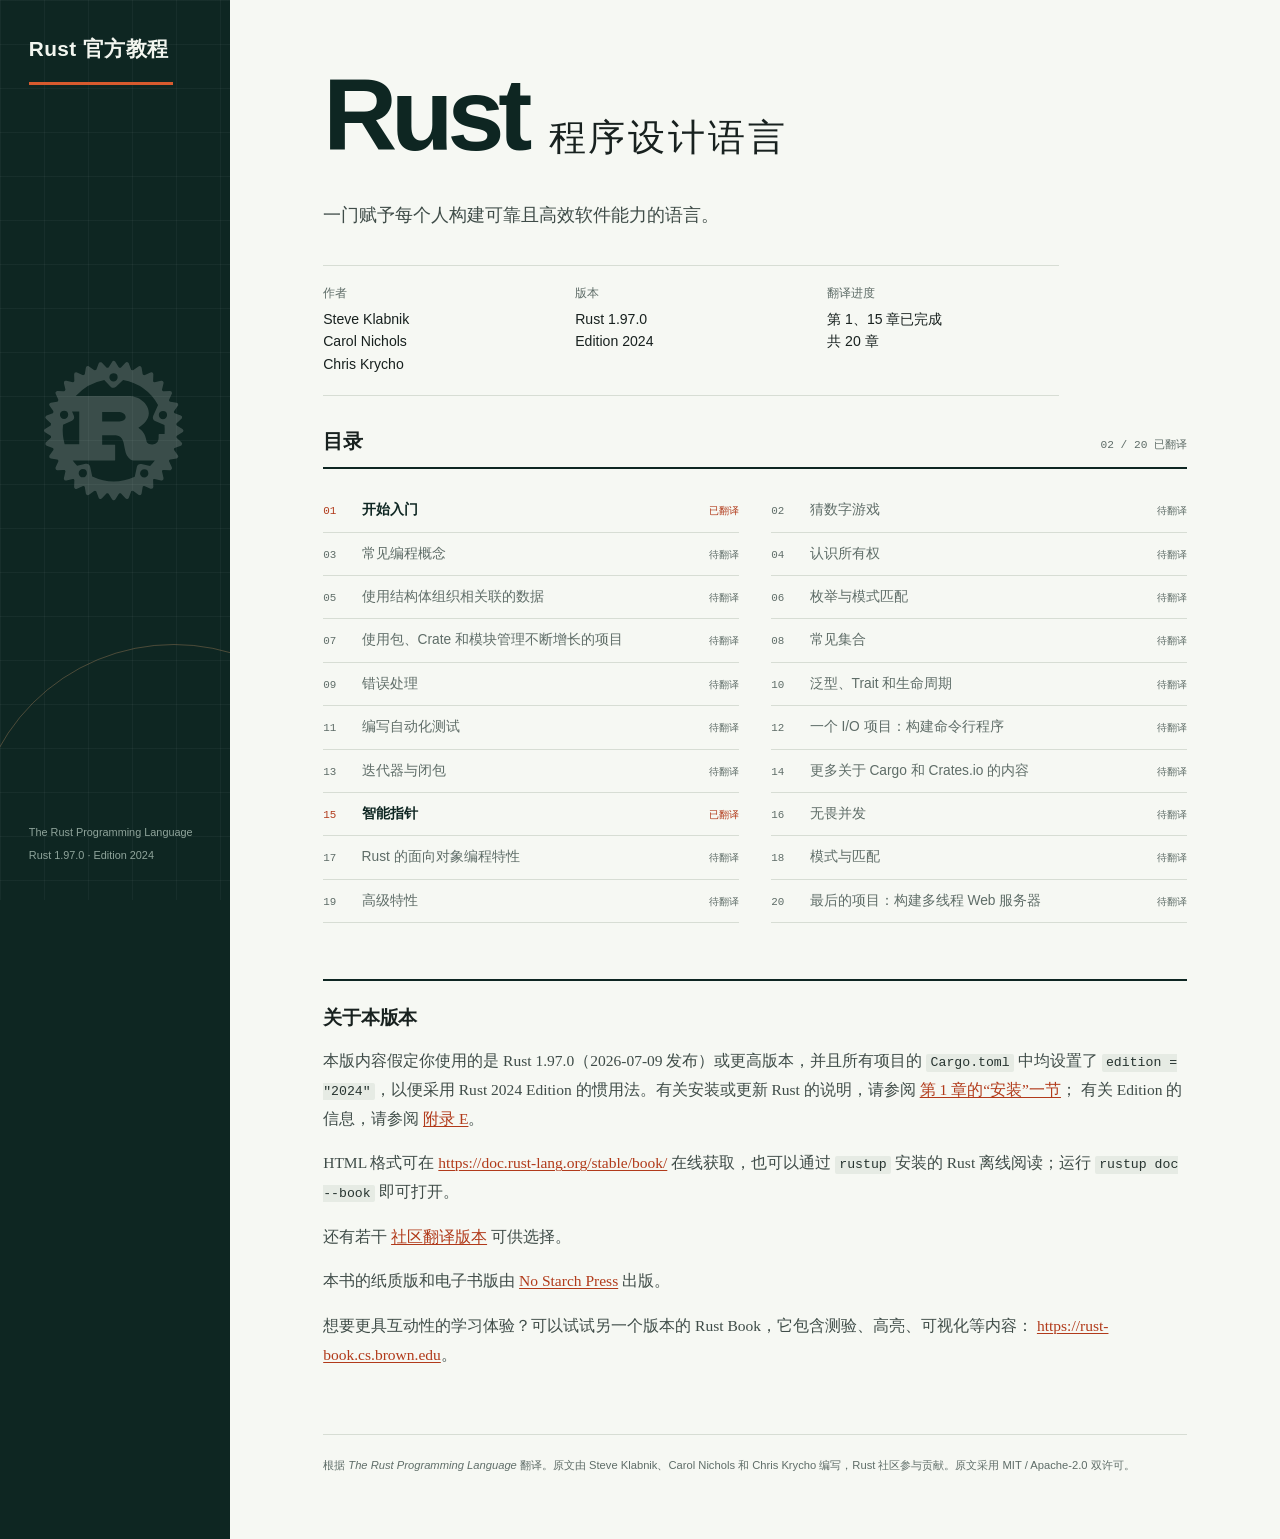
<file: index.html>
<!DOCTYPE html>
<html lang="zh-CN">
<head>
  <meta charset="UTF-8">
  <meta name="viewport" content="width=device-width, initial-scale=1.0">
  <meta name="color-scheme" content="light">
  <title>Rust 程序设计语言 · 中文翻译</title>
  <meta name="description" content="《Rust 程序设计语言》官方教程中文翻译，第 1 章已翻译。">
  <link rel="icon" href="favicon.svg" type="image/svg+xml">
  <link rel="stylesheet" href="style.css">
</head>
<body class="cover-page">
  <a class="skip-link" href="#main">跳到正文</a>

  <div class="cover">
    <aside class="cover-spine" aria-label="书名">
      <div>
        <p class="spine-label">Rust 官方教程</p>
        <div class="spine-rule"></div>
      </div>

      <img class="spine-mark" src="rust-logo.svg" alt="" aria-hidden="true">

      <div class="spine-foot">
        <p>The Rust Programming Language</p>
        <p>Rust 1.97.0 · Edition 2024</p>
      </div>
    </aside>

    <main id="main" class="cover-main">
      <header class="cover-hero">
        <h1 class="cover-title">
          <span class="latin">Rust</span>
          <span class="cn">程序设计语言</span>
        </h1>

        <p class="cover-lede">
          一门赋予每个人构建可靠且高效软件能力的语言。
        </p>

        <dl class="book-meta">
          <div>
            <dt>作者</dt>
            <dd>Steve Klabnik<br>Carol Nichols<br>Chris Krycho</dd>
          </div>
          <div>
            <dt>版本</dt>
            <dd>Rust 1.97.0<br>Edition 2024</dd>
          </div>
          <div>
            <dt>翻译进度</dt>
            <dd>第 1、15 章已完成<br>共 20 章</dd>
          </div>
        </dl>
      </header>

      <section class="contents" id="contents" aria-labelledby="contents-title">
        <div class="contents-head">
          <h2 id="contents-title">目录</h2>
          <span>02 / 20 已翻译</span>
        </div>

        <div class="toc-grid" aria-label="章节列表">
          <a class="toc-row is-available" href="ch01-getting-started.html">
            <span class="n">01</span><span class="t">开始入门</span><span class="s">已翻译</span>
          </a>
          <div class="toc-row"><span class="n">02</span><span class="t">猜数字游戏</span><span class="s">待翻译</span></div>
          <div class="toc-row"><span class="n">03</span><span class="t">常见编程概念</span><span class="s">待翻译</span></div>
          <div class="toc-row"><span class="n">04</span><span class="t">认识所有权</span><span class="s">待翻译</span></div>
          <div class="toc-row"><span class="n">05</span><span class="t">使用结构体组织相关联的数据</span><span class="s">待翻译</span></div>
          <div class="toc-row"><span class="n">06</span><span class="t">枚举与模式匹配</span><span class="s">待翻译</span></div>
          <div class="toc-row"><span class="n">07</span><span class="t">使用包、Crate 和模块管理不断增长的项目</span><span class="s">待翻译</span></div>
          <div class="toc-row"><span class="n">08</span><span class="t">常见集合</span><span class="s">待翻译</span></div>
          <div class="toc-row"><span class="n">09</span><span class="t">错误处理</span><span class="s">待翻译</span></div>
          <div class="toc-row"><span class="n">10</span><span class="t">泛型、Trait 和生命周期</span><span class="s">待翻译</span></div>
          <div class="toc-row"><span class="n">11</span><span class="t">编写自动化测试</span><span class="s">待翻译</span></div>
          <div class="toc-row"><span class="n">12</span><span class="t">一个 I/O 项目：构建命令行程序</span><span class="s">待翻译</span></div>
          <div class="toc-row"><span class="n">13</span><span class="t">迭代器与闭包</span><span class="s">待翻译</span></div>
          <div class="toc-row"><span class="n">14</span><span class="t">更多关于 Cargo 和 Crates.io 的内容</span><span class="s">待翻译</span></div>
          <a class="toc-row is-available" href="ch15-smart-pointers.html">
            <span class="n">15</span><span class="t">智能指针</span><span class="s">已翻译</span>
          </a>
          <div class="toc-row"><span class="n">16</span><span class="t">无畏并发</span><span class="s">待翻译</span></div>
          <div class="toc-row"><span class="n">17</span><span class="t">Rust 的面向对象编程特性</span><span class="s">待翻译</span></div>
          <div class="toc-row"><span class="n">18</span><span class="t">模式与匹配</span><span class="s">待翻译</span></div>
          <div class="toc-row"><span class="n">19</span><span class="t">高级特性</span><span class="s">待翻译</span></div>
          <div class="toc-row"><span class="n">20</span><span class="t">最后的项目：构建多线程 Web 服务器</span><span class="s">待翻译</span></div>
        </div>
      </section>

      <section class="about-book" aria-labelledby="about-title">
        <h2 id="about-title">关于本版本</h2>

        <p>
          本版内容假定你使用的是 Rust 1.97.0（2026-07-09 发布）或更高版本，并且所有项目的
          <code>Cargo.toml</code> 中均设置了 <code>edition = "2024"</code>，以便采用
          Rust 2024 Edition 的惯用法。有关安装或更新 Rust 的说明，请参阅
          <a href="ch01-getting-started.html#installation">第 1 章的“安装”一节</a>；
          有关 Edition 的信息，请参阅
          <a href="https://doc.rust-lang.org/book/appendix-05-editions.html" target="_blank" rel="noopener noreferrer">附录 E</a>。
        </p>

        <p>
          HTML 格式可在
          <a href="https://doc.rust-lang.org/stable/book/" target="_blank" rel="noopener noreferrer">https://doc.rust-lang.org/stable/book/</a>
          在线获取，也可以通过 <code>rustup</code> 安装的 Rust 离线阅读；运行
          <code>rustup doc --book</code> 即可打开。
        </p>

        <p>
          还有若干
          <a href="https://doc.rust-lang.org/book/appendix-06-translation.html" target="_blank" rel="noopener noreferrer">社区翻译版本</a>
          可供选择。
        </p>

        <p>
          本书的纸质版和电子书版由
          <a href="https://nostarch.com/rust-programming-language-3rd-edition" target="_blank" rel="noopener noreferrer">No Starch Press</a>
          出版。
        </p>

        <p>
          想要更具互动性的学习体验？可以试试另一个版本的 Rust Book，它包含测验、高亮、可视化等内容：
          <a href="https://rust-book.cs.brown.edu" target="_blank" rel="noopener noreferrer">https://rust-book.cs.brown.edu</a>。
        </p>
      </section>

      <footer class="cover-footer">
        <p>
          根据 <em>The Rust Programming Language</em> 翻译。原文由 Steve Klabnik、Carol Nichols 和
          Chris Krycho 编写，Rust 社区参与贡献。原文采用 MIT / Apache-2.0 双许可。
        </p>
      </footer>
    </main>
  </div>
</body>
</html>
</file>
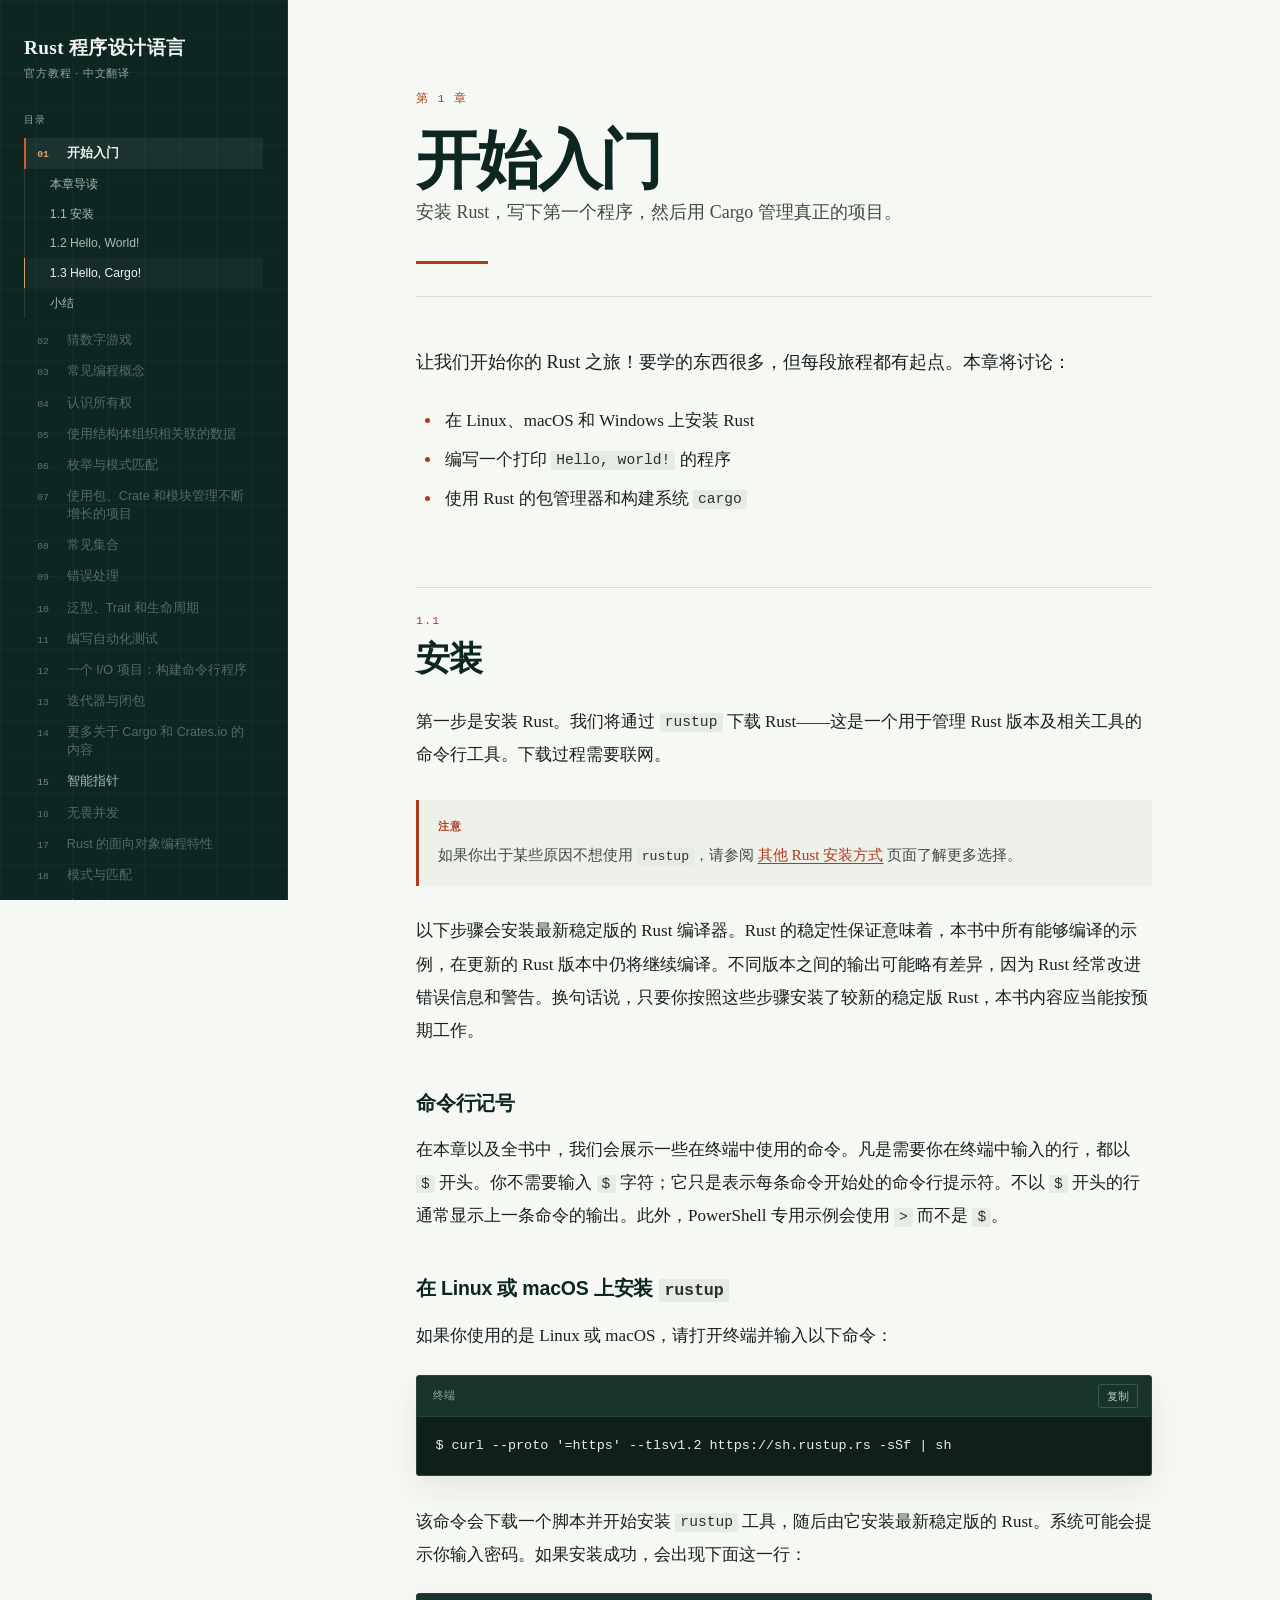
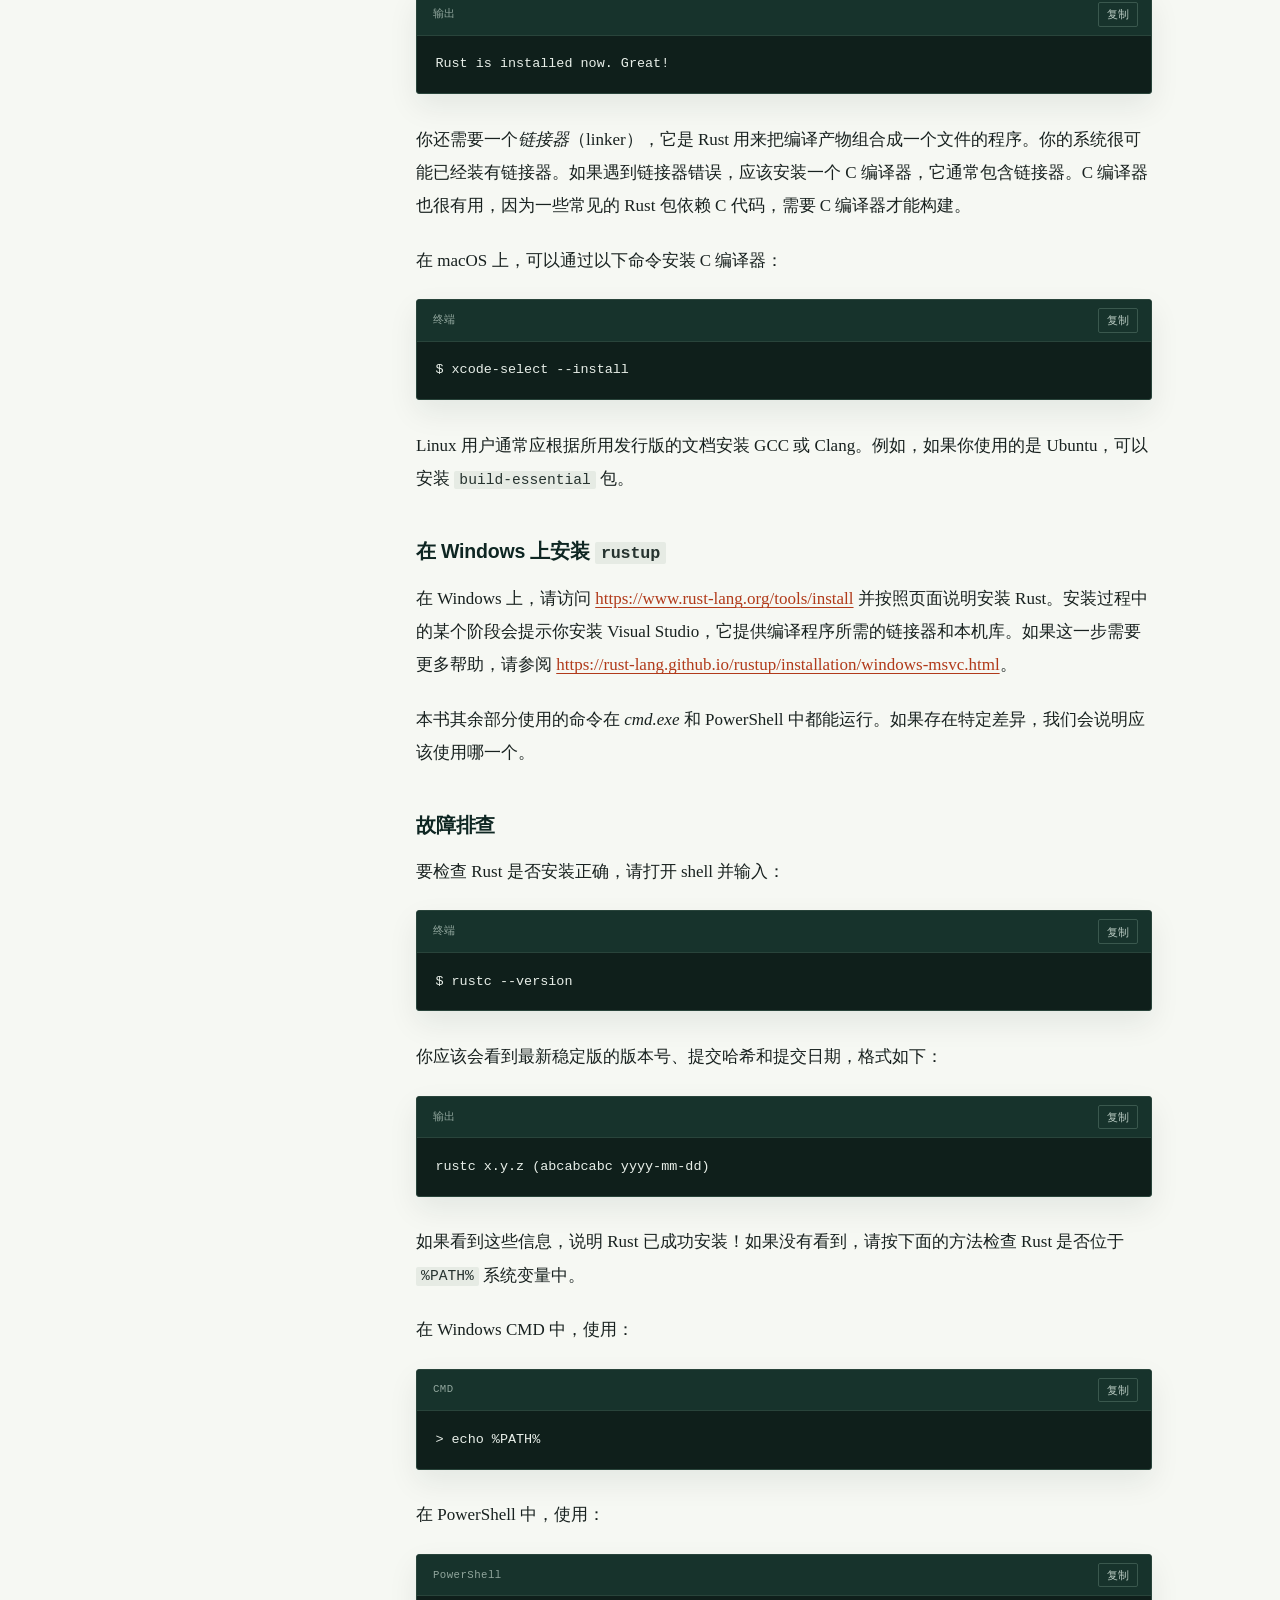
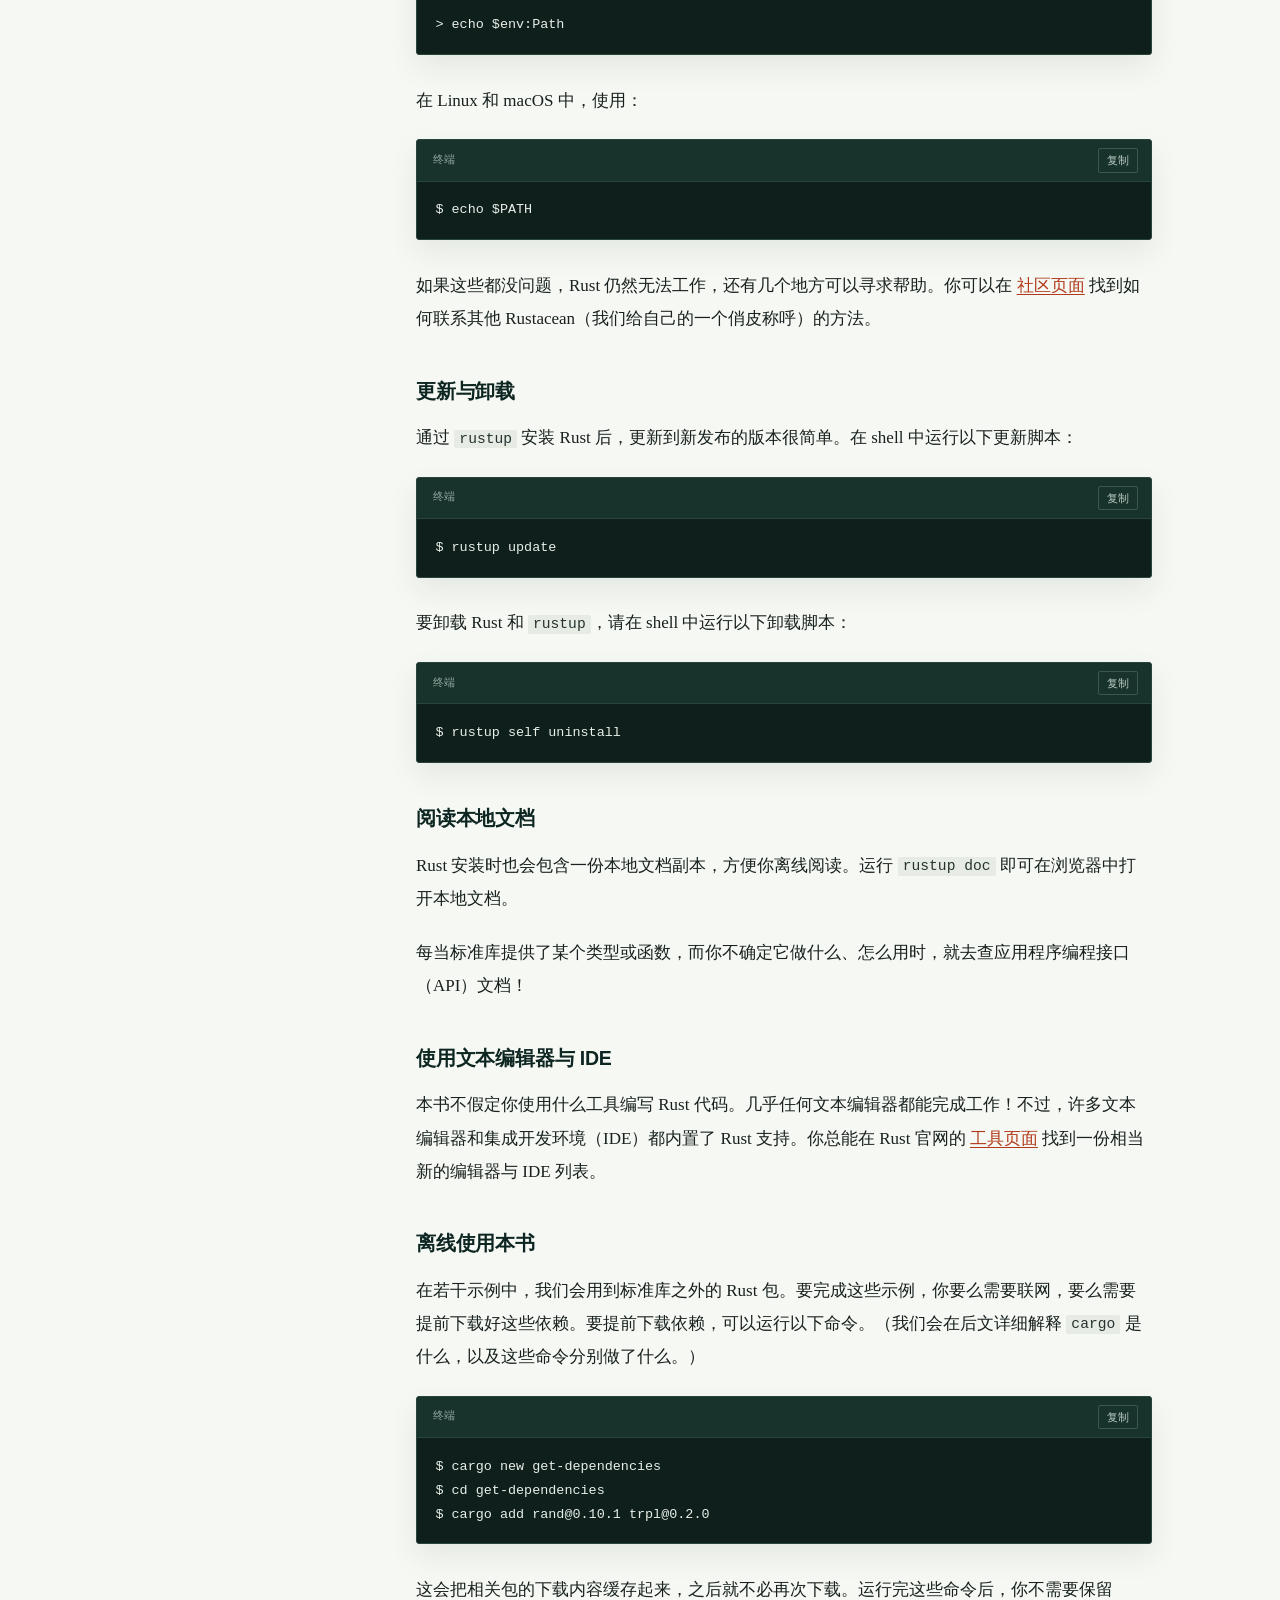
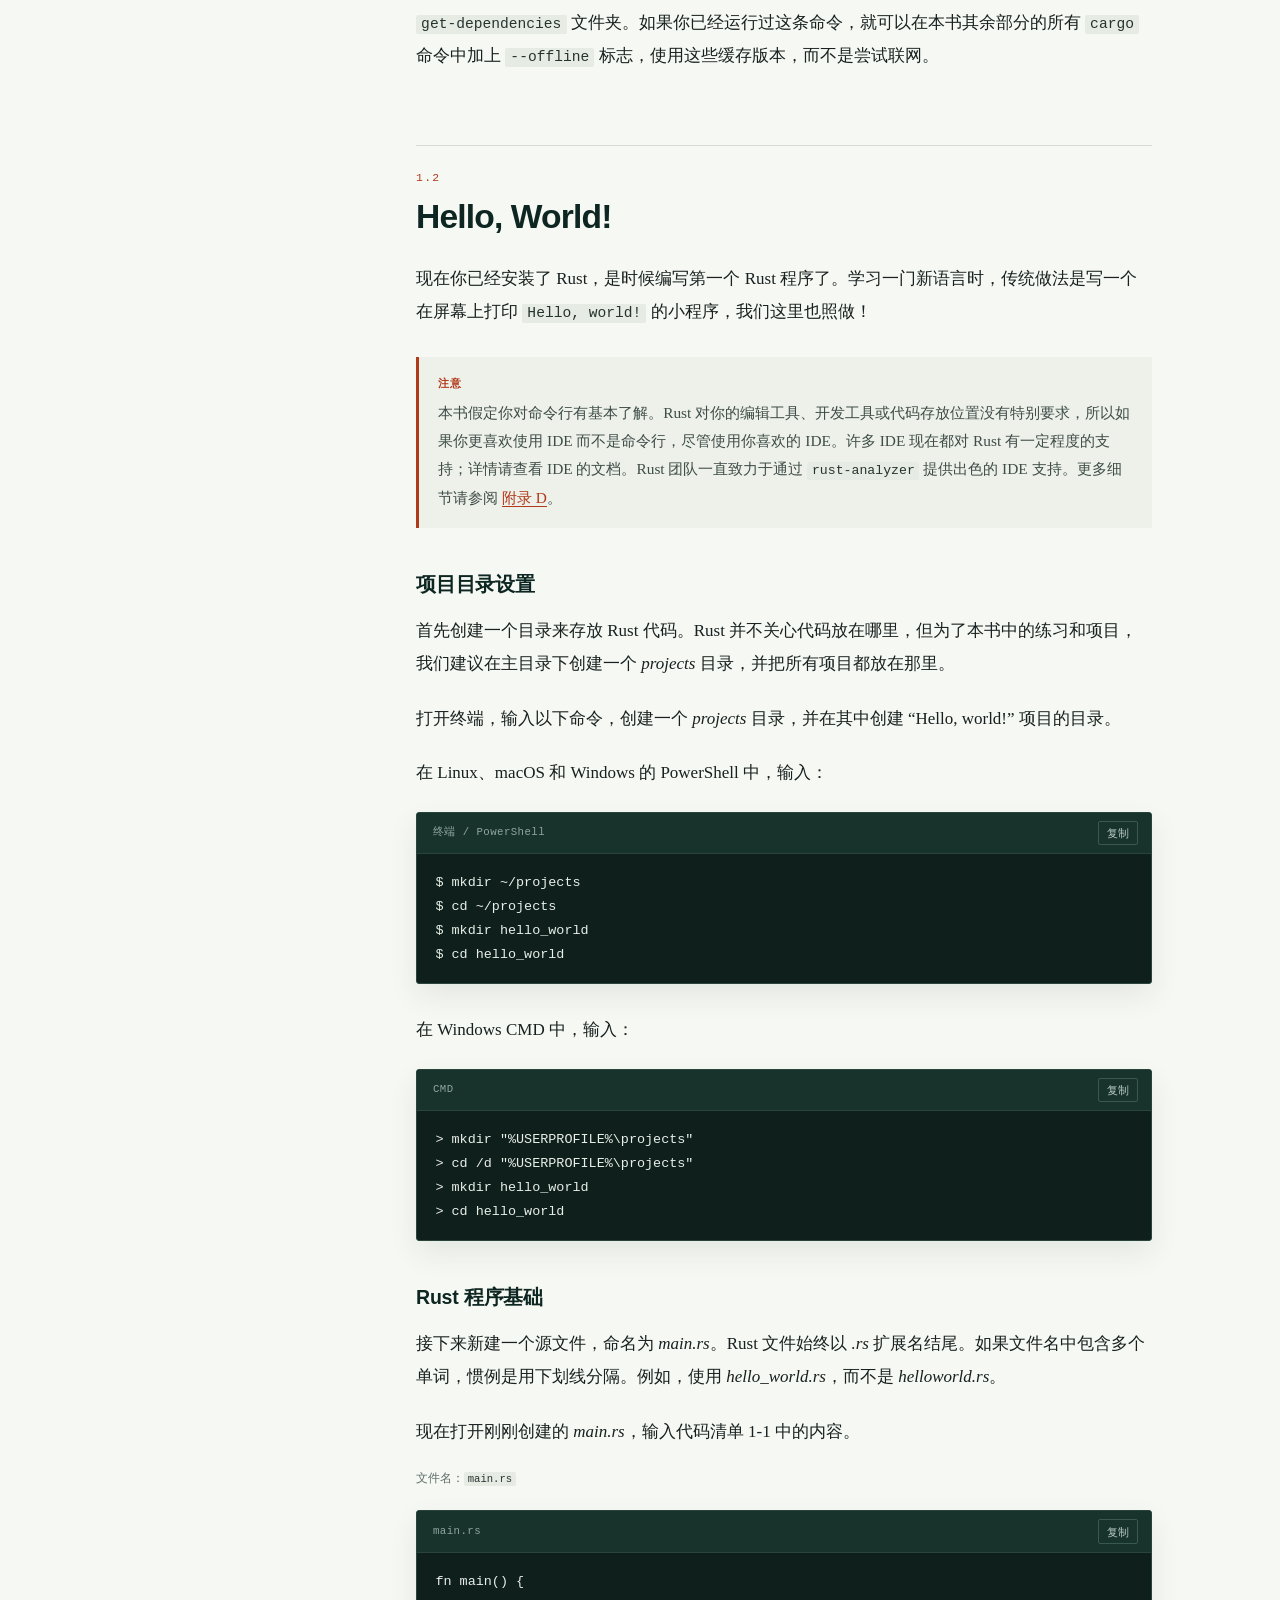
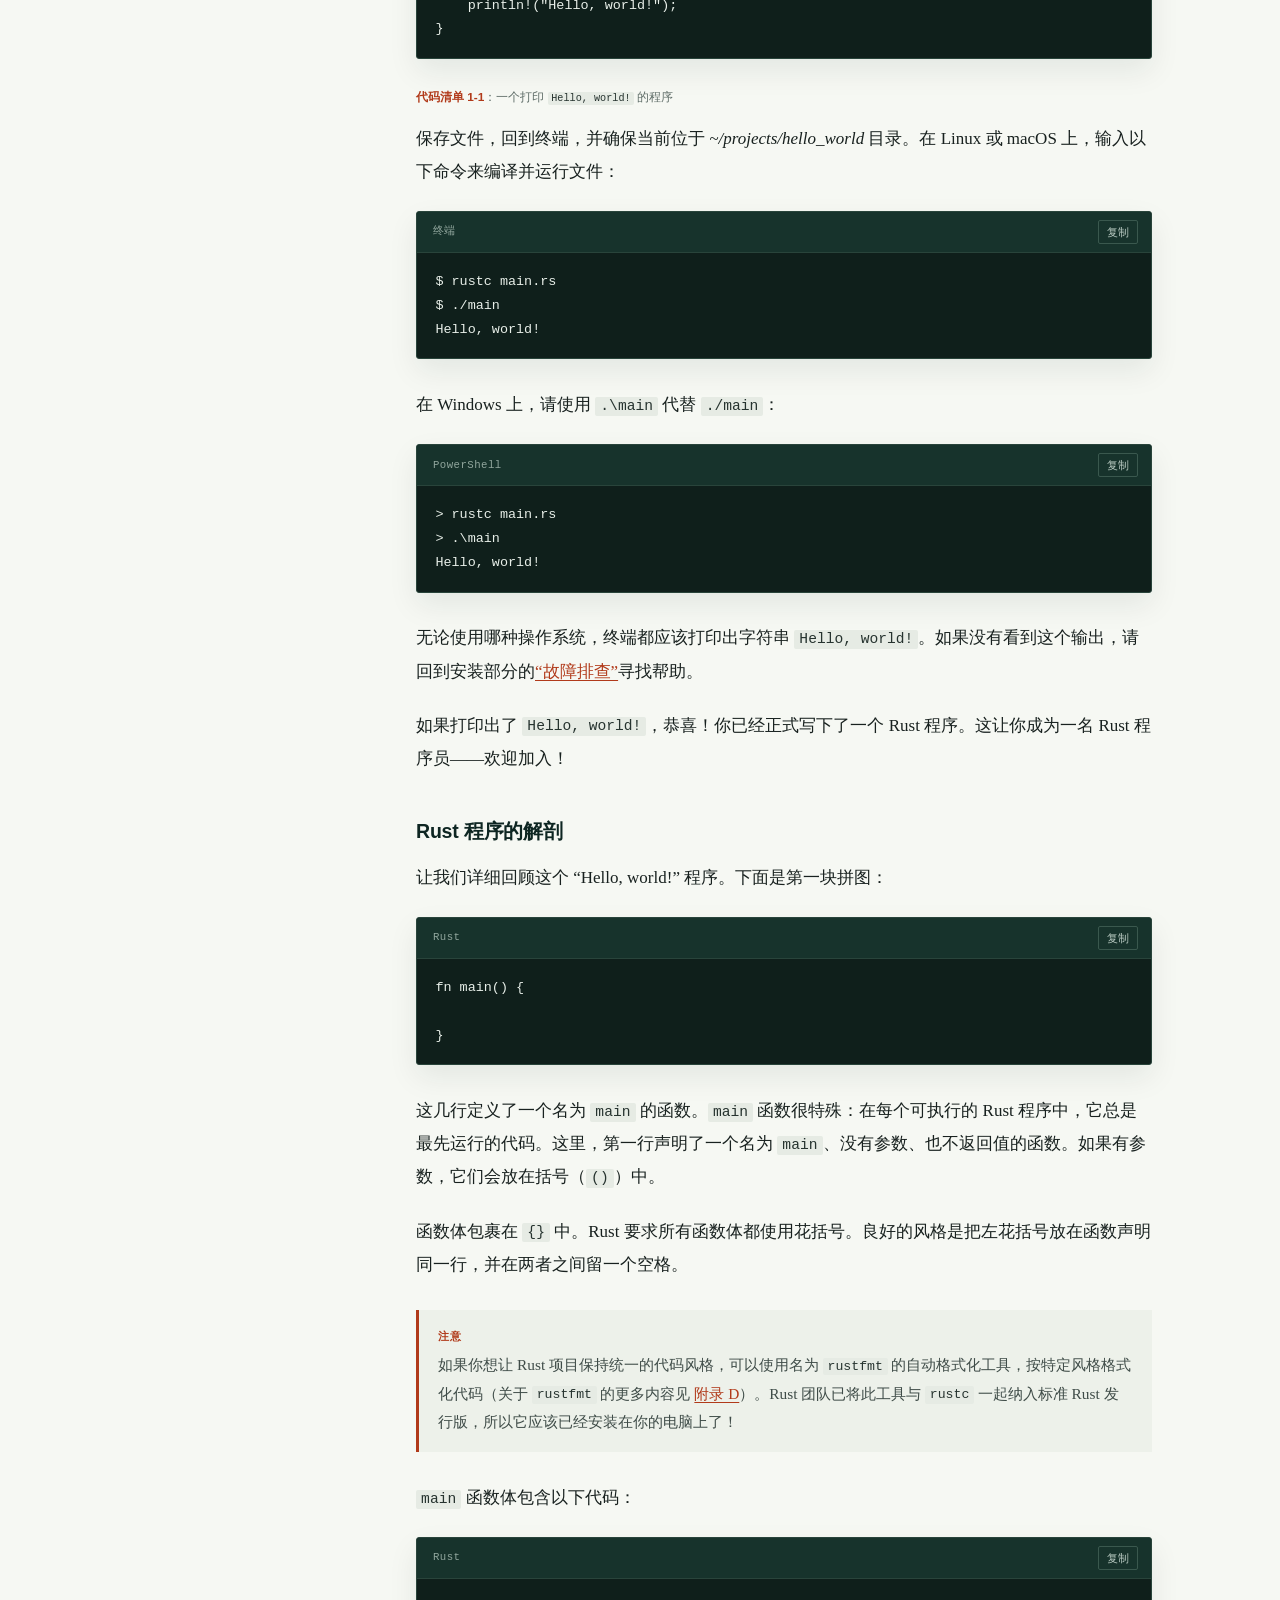
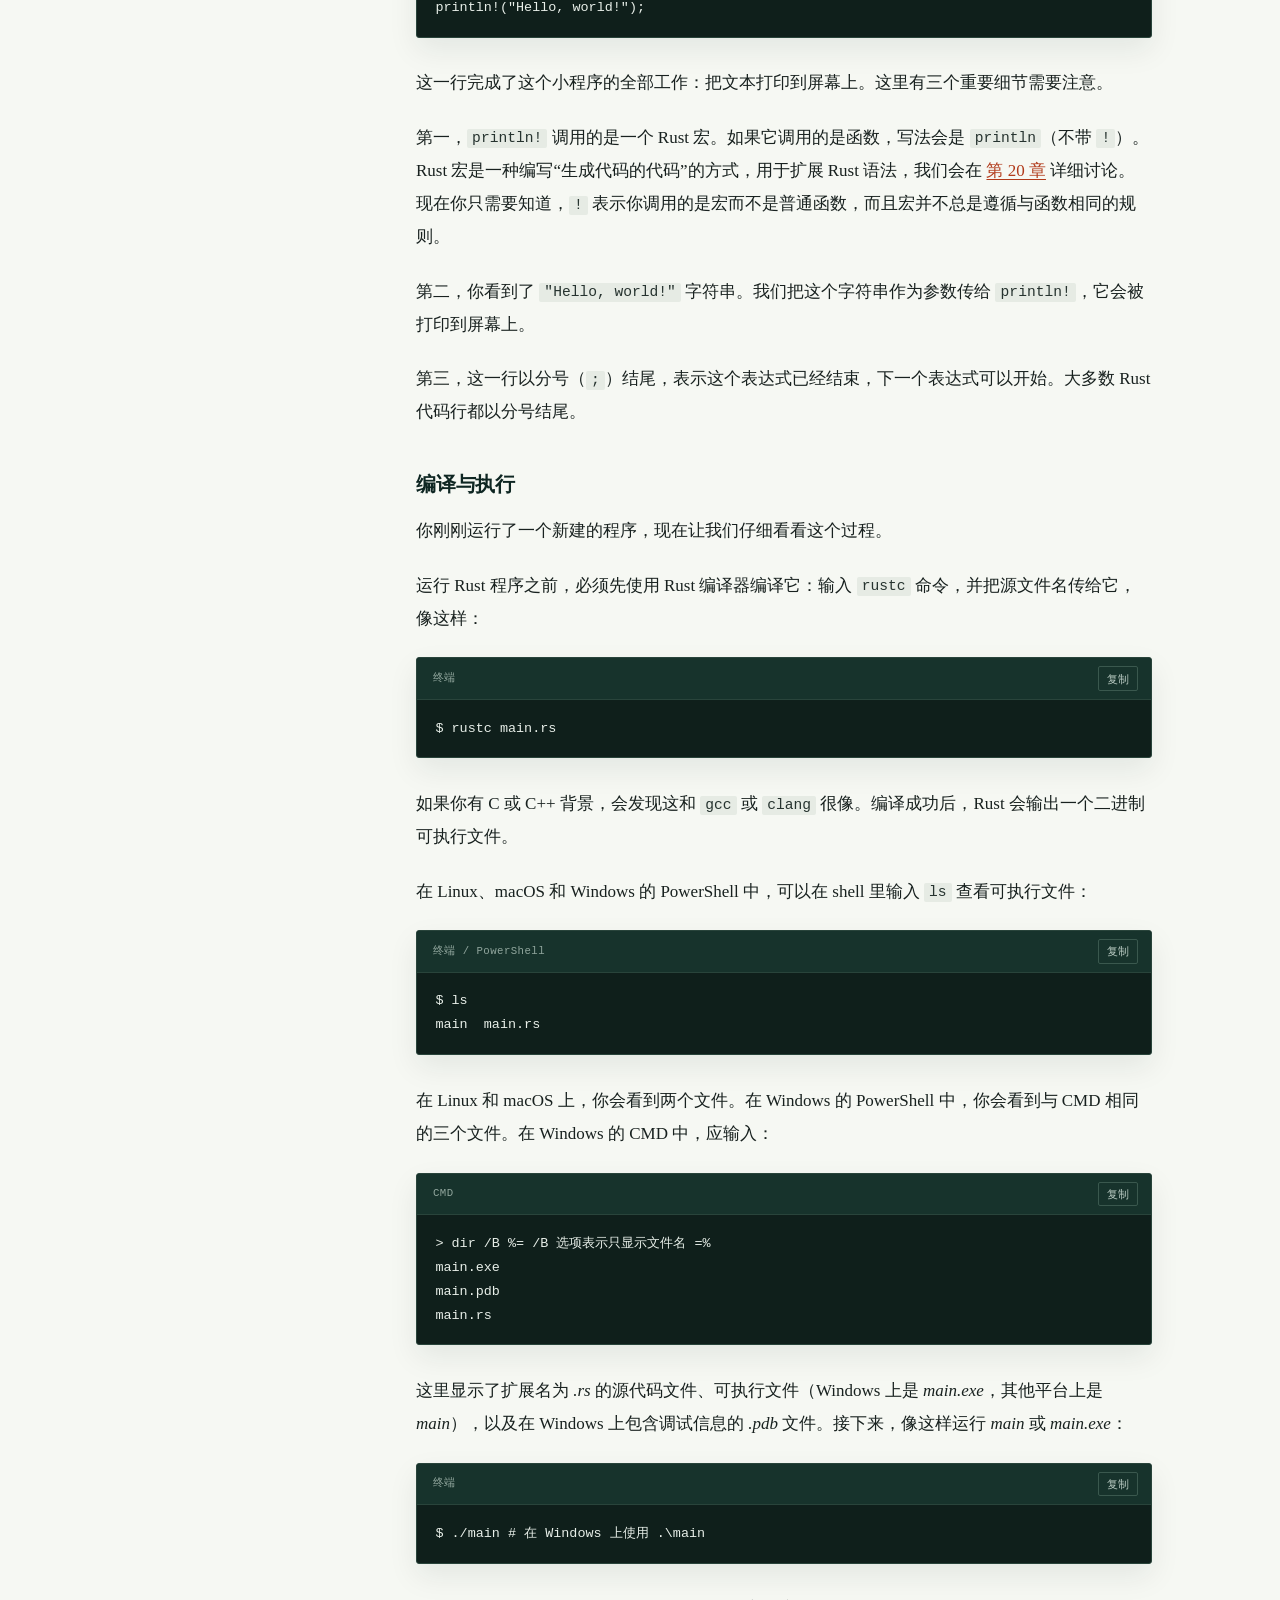
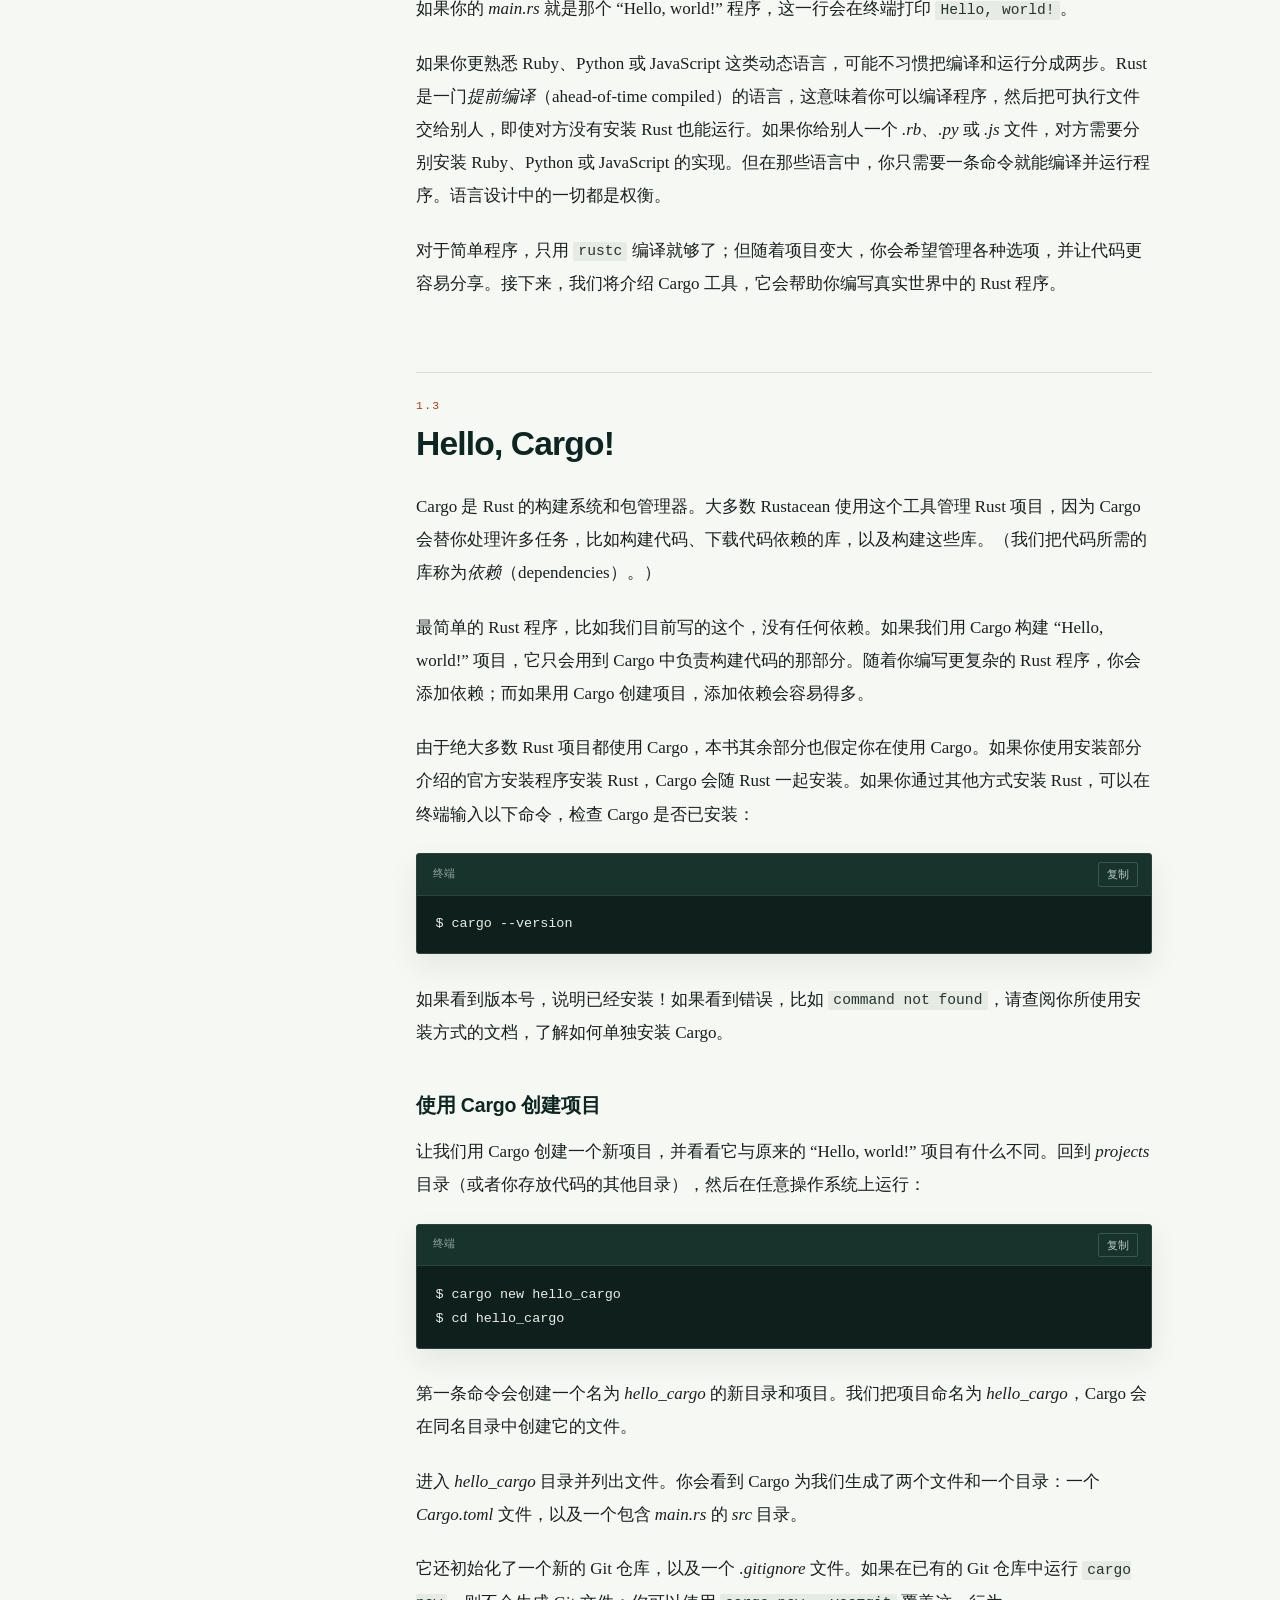
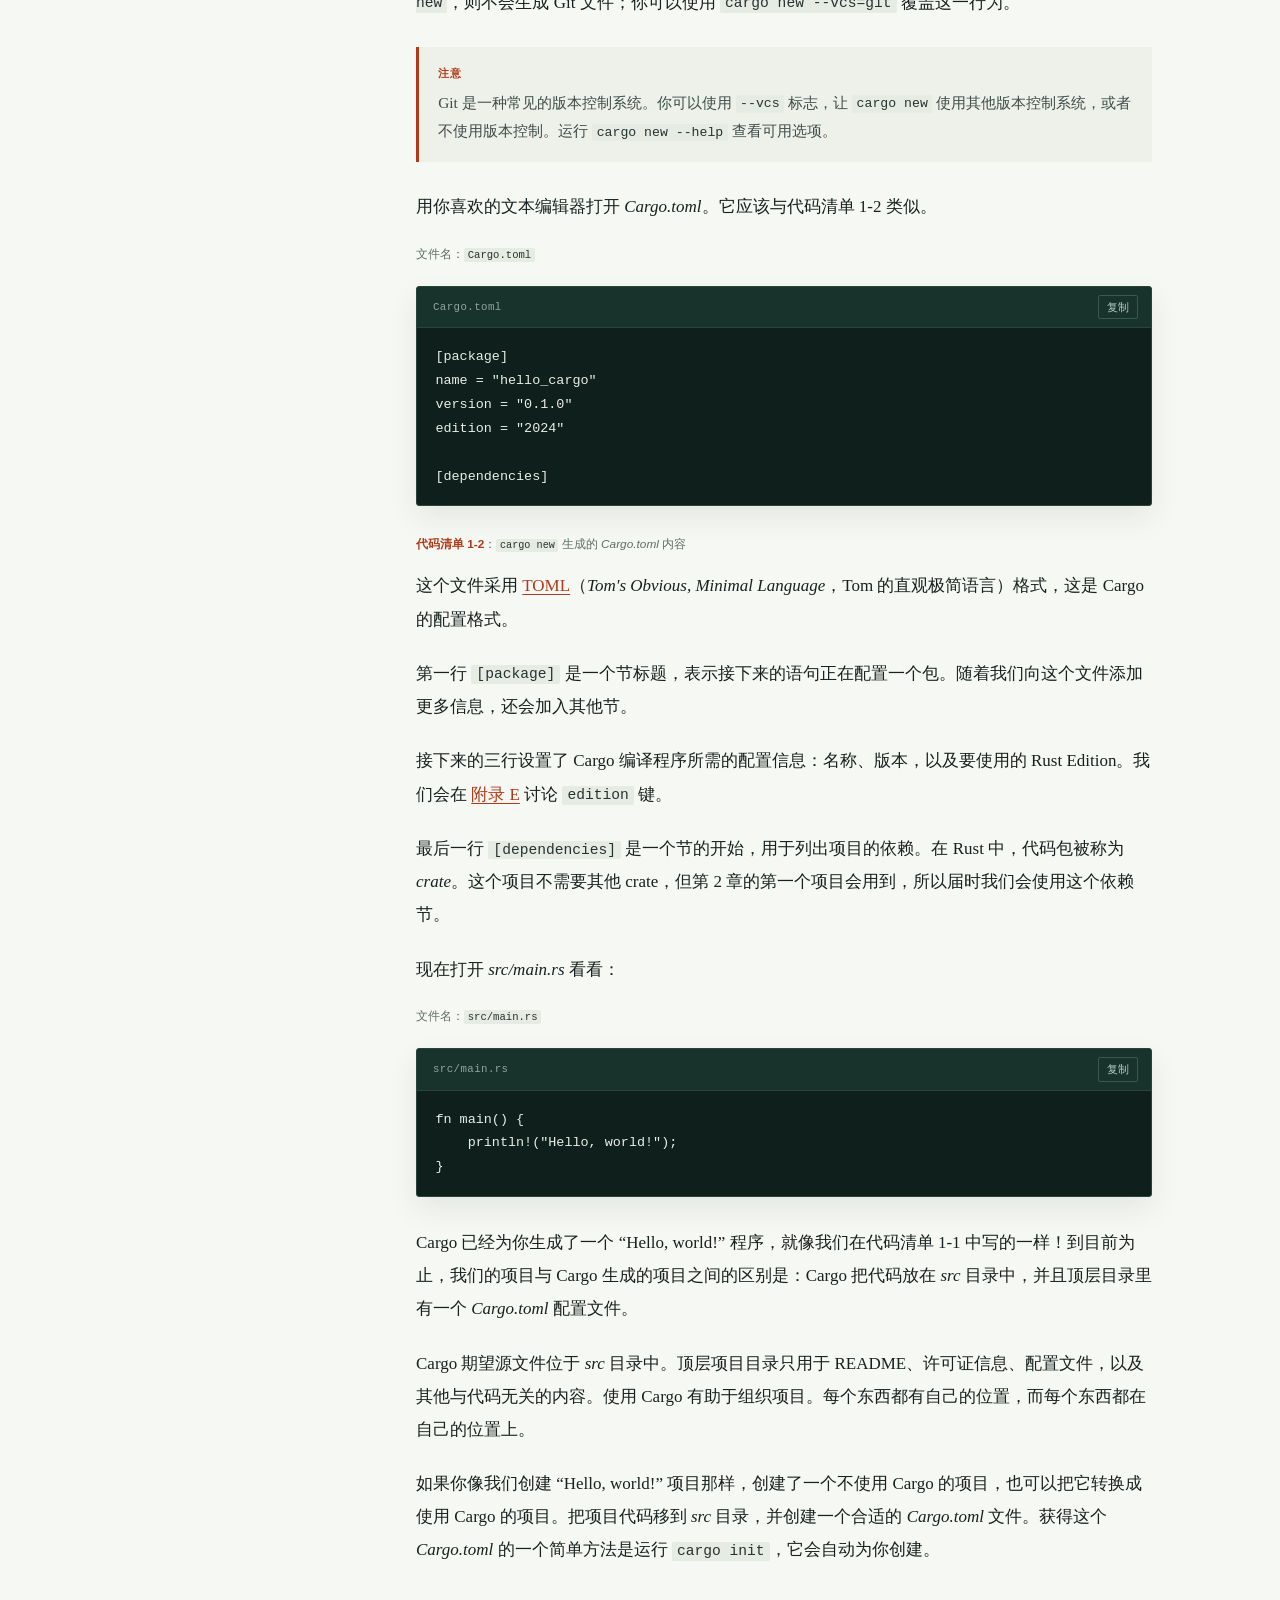
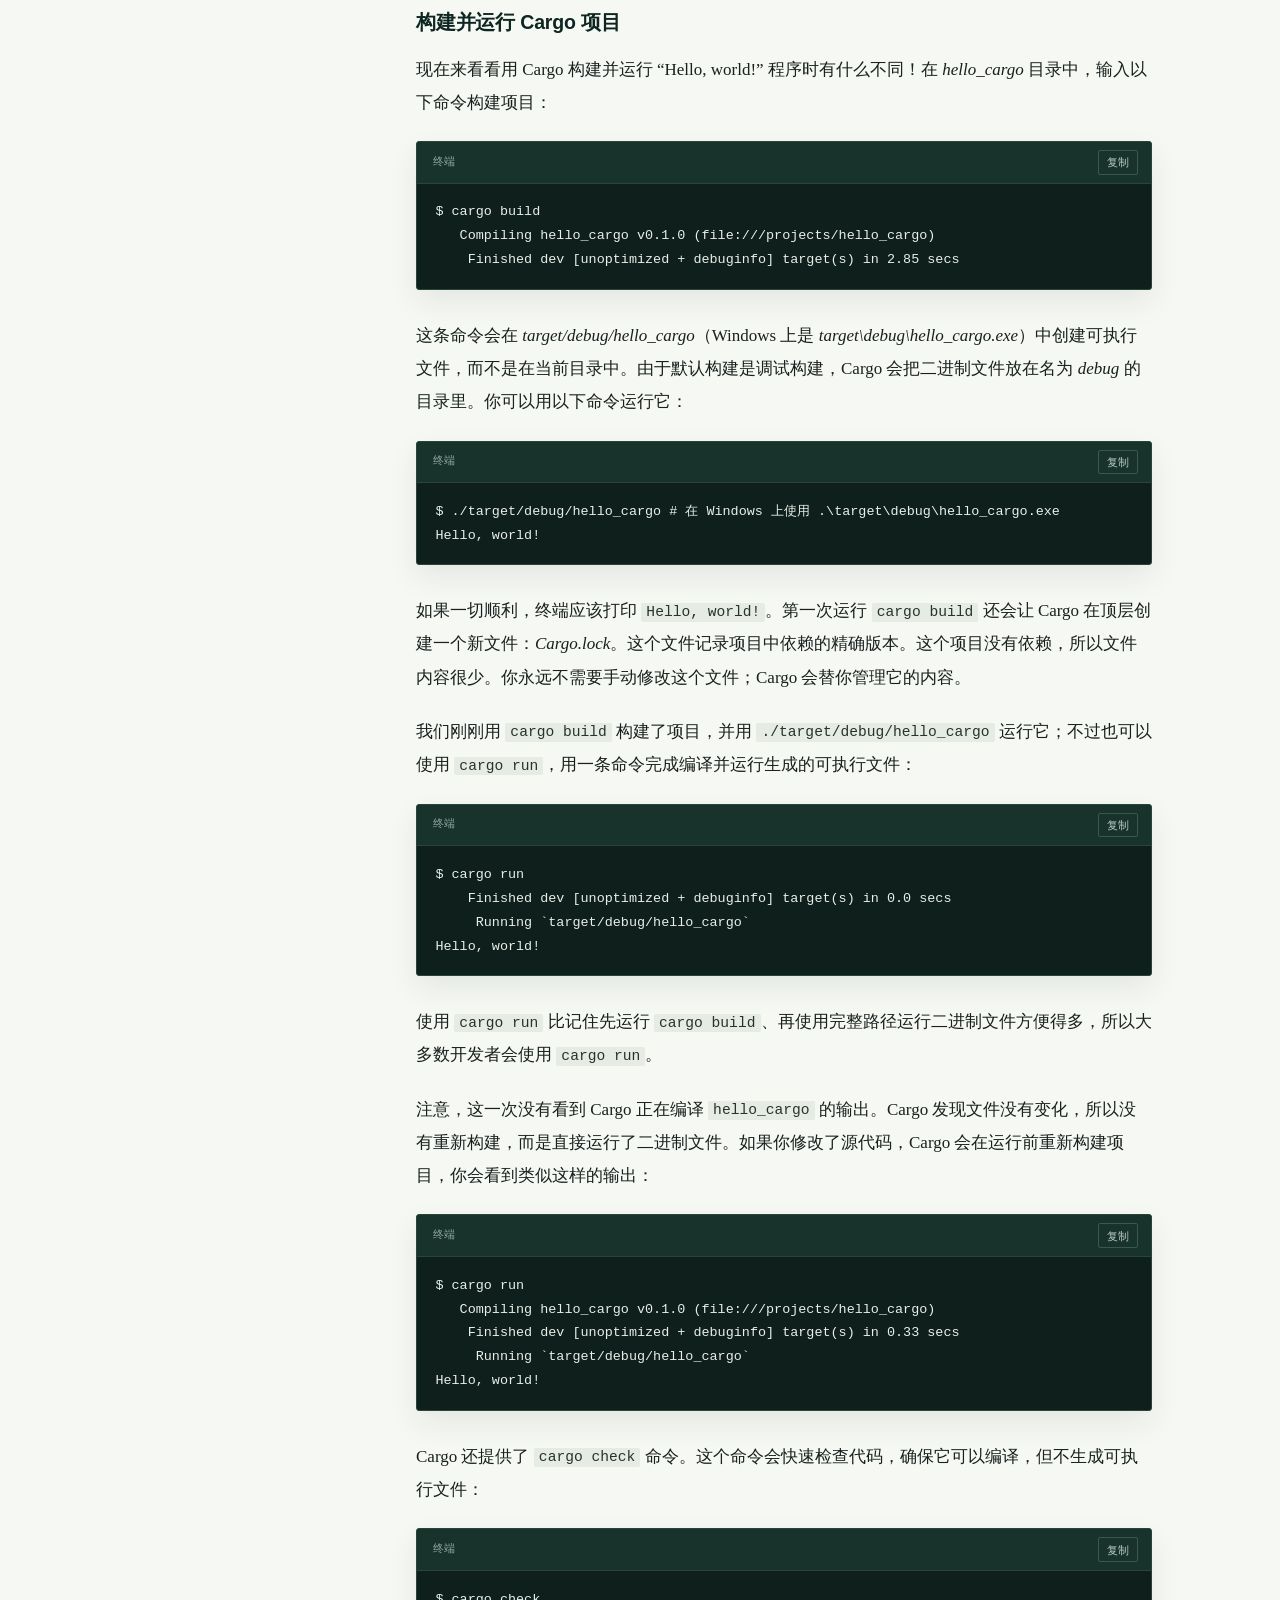
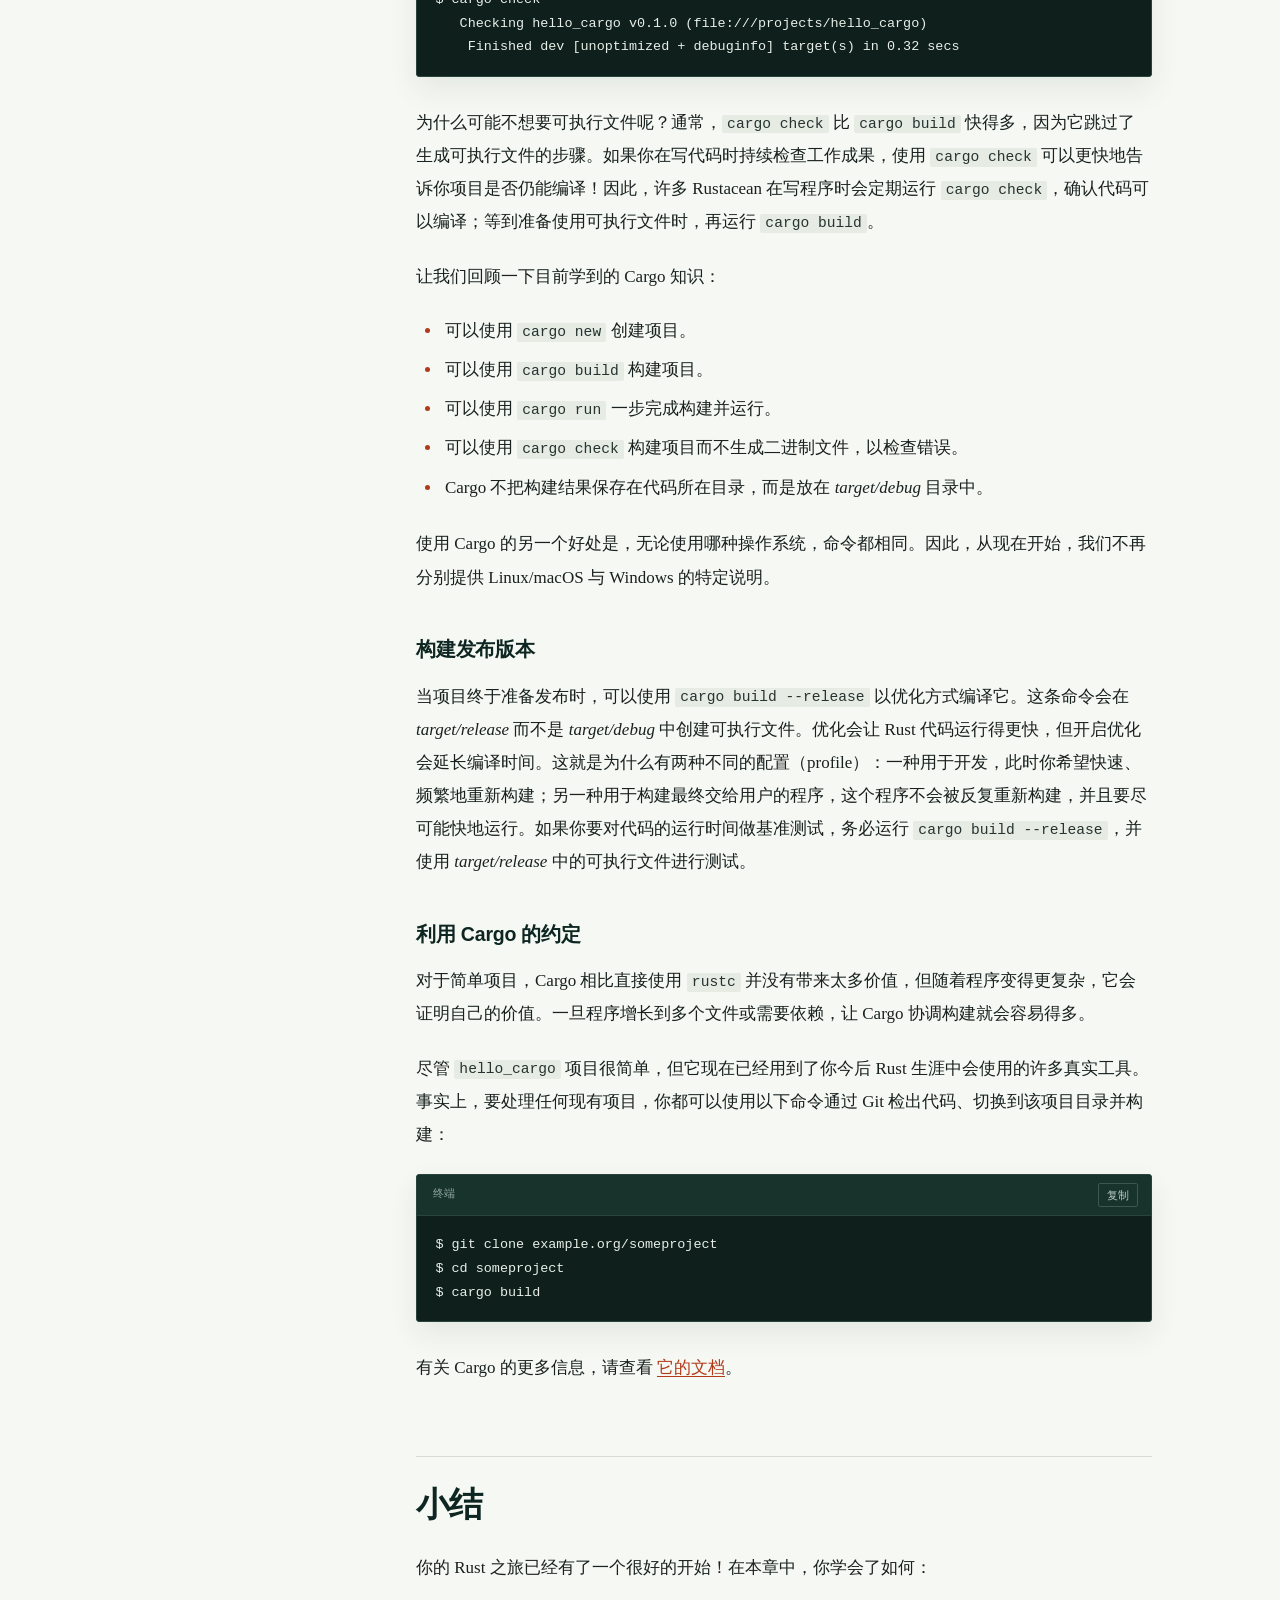
<file: ch01-getting-started.html>
<!DOCTYPE html>
<html lang="zh-CN">
<head>
  <meta charset="UTF-8">
  <meta name="viewport" content="width=device-width, initial-scale=1.0">
  <meta name="color-scheme" content="light">
  <title>第 1 章 开始入门 · Rust 程序设计语言（中文翻译）</title>
  <meta name="description" content="《Rust 程序设计语言》第一章：安装 Rust、编写 Hello, world!、认识 Cargo。">
  <link rel="icon" href="favicon.svg" type="image/svg+xml">
  <link rel="stylesheet" href="style.css">
</head>
<body class="chapter-page">
  <a class="skip-link" href="#main">跳到正文</a>
  <div class="progress" id="progress" aria-hidden="true"></div>

  <header class="topbar">
    <a href="index.html">Rust 程序设计语言</a>
    <button class="menu-button" id="menu-button" type="button" aria-expanded="false" aria-controls="sidebar">目录</button>
  </header>

  <div class="nav-backdrop" aria-hidden="true"></div>

  <div class="layout">
    <aside class="sidebar" id="sidebar" aria-label="章节导航">
      <div>
        <a class="book-id" href="index.html">
          <strong>Rust 程序设计语言</strong>
          <span>官方教程 · 中文翻译</span>
        </a>
      </div>

      <nav aria-label="本书目录">
        <p class="side-label">目录</p>
        <ol class="side-toc">
          <li>
            <a class="side-toc-item is-current" href="#getting-started" aria-current="page">
              <span class="n">01</span><span class="t">开始入门</span>
            </a>
            <ol class="side-sections">
              <li><a class="is-active" href="#getting-started">本章导读</a></li>
              <li><a href="#installation">1.1 安装</a></li>
              <li><a href="#hello-world">1.2 Hello, World!</a></li>
              <li><a href="#hello-cargo">1.3 Hello, Cargo!</a></li>
              <li><a href="#summary">小结</a></li>
            </ol>
          </li>
          <li><span class="side-toc-item is-muted"><span class="n">02</span><span class="t">猜数字游戏</span></span></li>
          <li><span class="side-toc-item is-muted"><span class="n">03</span><span class="t">常见编程概念</span></span></li>
          <li><span class="side-toc-item is-muted"><span class="n">04</span><span class="t">认识所有权</span></span></li>
          <li><span class="side-toc-item is-muted"><span class="n">05</span><span class="t">使用结构体组织相关联的数据</span></span></li>
          <li><span class="side-toc-item is-muted"><span class="n">06</span><span class="t">枚举与模式匹配</span></span></li>
          <li><span class="side-toc-item is-muted"><span class="n">07</span><span class="t">使用包、Crate 和模块管理不断增长的项目</span></span></li>
          <li><span class="side-toc-item is-muted"><span class="n">08</span><span class="t">常见集合</span></span></li>
          <li><span class="side-toc-item is-muted"><span class="n">09</span><span class="t">错误处理</span></span></li>
          <li><span class="side-toc-item is-muted"><span class="n">10</span><span class="t">泛型、Trait 和生命周期</span></span></li>
          <li><span class="side-toc-item is-muted"><span class="n">11</span><span class="t">编写自动化测试</span></span></li>
          <li><span class="side-toc-item is-muted"><span class="n">12</span><span class="t">一个 I/O 项目：构建命令行程序</span></span></li>
          <li><span class="side-toc-item is-muted"><span class="n">13</span><span class="t">迭代器与闭包</span></span></li>
          <li><span class="side-toc-item is-muted"><span class="n">14</span><span class="t">更多关于 Cargo 和 Crates.io 的内容</span></span></li>
          <li>
            <a class="side-toc-item" href="ch15-smart-pointers.html">
              <span class="n">15</span><span class="t">智能指针</span>
            </a>
          </li>
          <li><span class="side-toc-item is-muted"><span class="n">16</span><span class="t">无畏并发</span></span></li>
          <li><span class="side-toc-item is-muted"><span class="n">17</span><span class="t">Rust 的面向对象编程特性</span></span></li>
          <li><span class="side-toc-item is-muted"><span class="n">18</span><span class="t">模式与匹配</span></span></li>
          <li><span class="side-toc-item is-muted"><span class="n">19</span><span class="t">高级特性</span></span></li>
          <li><span class="side-toc-item is-muted"><span class="n">20</span><span class="t">最后的项目：构建多线程 Web 服务器</span></span></li>
        </ol>
      </nav>

      <div class="side-progress">
        <p><span>翻译进度</span><strong>2 / 20</strong></p>
        <div class="progress-track" aria-hidden="true"><span style="width: 10%"></span></div>
        <p class="side-note">第 1 章与第 15 章已完成，其余章节将陆续翻译。</p>
      </div>
    </aside>

    <main id="main" class="content">
      <article class="prose">
        <header class="chapter-header">
          <p class="chapter-kicker">第 1 章</p>
          <h1>开始入门</h1>
          <p class="chapter-lede">安装 Rust，写下第一个程序，然后用 Cargo 管理真正的项目。</p>
        </header>

        <section id="getting-started">
          <p class="lead">让我们开始你的 Rust 之旅！要学的东西很多，但每段旅程都有起点。本章将讨论：</p>
          <ul>
            <li>在 Linux、macOS 和 Windows 上安装 Rust</li>
            <li>编写一个打印 <code>Hello, world!</code> 的程序</li>
            <li>使用 Rust 的包管理器和构建系统 <code>cargo</code></li>
          </ul>
        </section>

        <h2 id="installation"><span class="num">1.1</span>安装</h2>

        <p>第一步是安装 Rust。我们将通过 <code>rustup</code> 下载 Rust——这是一个用于管理 Rust 版本及相关工具的命令行工具。下载过程需要联网。</p>

        <aside class="note">
          <p><span class="note-label">注意</span>如果你出于某些原因不想使用 <code>rustup</code>，请参阅
            <a href="https://forge.rust-lang.org/infra/other-installation-methods.html" target="_blank" rel="noopener noreferrer">其他 Rust 安装方式</a>
            页面了解更多选择。</p>
        </aside>

        <p>以下步骤会安装最新稳定版的 Rust 编译器。Rust 的稳定性保证意味着，本书中所有能够编译的示例，在更新的 Rust 版本中仍将继续编译。不同版本之间的输出可能略有差异，因为 Rust 经常改进错误信息和警告。换句话说，只要你按照这些步骤安装了较新的稳定版 Rust，本书内容应当能按预期工作。</p>

        <h3 id="command-line-notation">命令行记号</h3>

        <p>在本章以及全书中，我们会展示一些在终端中使用的命令。凡是需要你在终端中输入的行，都以 <code>$</code> 开头。你不需要输入 <code>$</code> 字符；它只是表示每条命令开始处的命令行提示符。不以 <code>$</code> 开头的行通常显示上一条命令的输出。此外，PowerShell 专用示例会使用 <code>&gt;</code> 而不是 <code>$</code>。</p>

        <h3 id="installing-rustup-on-linux-or-macos">在 Linux 或 macOS 上安装 <code>rustup</code></h3>

        <p>如果你使用的是 Linux 或 macOS，请打开终端并输入以下命令：</p>

        <pre data-label="终端"><code class="language-console">$ curl --proto '=https' --tlsv1.2 https://sh.rustup.rs -sSf | sh</code></pre>

        <p>该命令会下载一个脚本并开始安装 <code>rustup</code> 工具，随后由它安装最新稳定版的 Rust。系统可能会提示你输入密码。如果安装成功，会出现下面这一行：</p>

        <pre data-label="输出"><code class="language-text">Rust is installed now. Great!</code></pre>

        <p>你还需要一个<em>链接器</em>（linker），它是 Rust 用来把编译产物组合成一个文件的程序。你的系统很可能已经装有链接器。如果遇到链接器错误，应该安装一个 C 编译器，它通常包含链接器。C 编译器也很有用，因为一些常见的 Rust 包依赖 C 代码，需要 C 编译器才能构建。</p>

        <p>在 macOS 上，可以通过以下命令安装 C 编译器：</p>

        <pre data-label="终端"><code class="language-console">$ xcode-select --install</code></pre>

        <p>Linux 用户通常应根据所用发行版的文档安装 GCC 或 Clang。例如，如果你使用的是 Ubuntu，可以安装 <code>build-essential</code> 包。</p>

        <h3 id="installing-rustup-on-windows">在 Windows 上安装 <code>rustup</code></h3>

        <p>在 Windows 上，请访问
          <a href="https://www.rust-lang.org/tools/install" target="_blank" rel="noopener noreferrer">https://www.rust-lang.org/tools/install</a>
          并按照页面说明安装 Rust。安装过程中的某个阶段会提示你安装 Visual Studio，它提供编译程序所需的链接器和本机库。如果这一步需要更多帮助，请参阅
          <a href="https://rust-lang.github.io/rustup/installation/windows-msvc.html" target="_blank" rel="noopener noreferrer">https://rust-lang.github.io/rustup/installation/windows-msvc.html</a>。
        </p>

        <p>本书其余部分使用的命令在 <em>cmd.exe</em> 和 PowerShell 中都能运行。如果存在特定差异，我们会说明应该使用哪一个。</p>

        <h3 id="troubleshooting">故障排查</h3>

        <p>要检查 Rust 是否安装正确，请打开 shell 并输入：</p>

        <pre data-label="终端"><code class="language-console">$ rustc --version</code></pre>

        <p>你应该会看到最新稳定版的版本号、提交哈希和提交日期，格式如下：</p>

        <pre data-label="输出"><code class="language-text">rustc x.y.z (abcabcabc yyyy-mm-dd)</code></pre>

        <p>如果看到这些信息，说明 Rust 已成功安装！如果没有看到，请按下面的方法检查 Rust 是否位于 <code>%PATH%</code> 系统变量中。</p>

        <p>在 Windows CMD 中，使用：</p>

        <pre data-label="CMD"><code class="language-cmd">&gt; echo %PATH%</code></pre>

        <p>在 PowerShell 中，使用：</p>

        <pre data-label="PowerShell"><code class="language-powershell">&gt; echo $env:Path</code></pre>

        <p>在 Linux 和 macOS 中，使用：</p>

        <pre data-label="终端"><code class="language-console">$ echo $PATH</code></pre>

        <p>如果这些都没问题，Rust 仍然无法工作，还有几个地方可以寻求帮助。你可以在
          <a href="https://www.rust-lang.org/community" target="_blank" rel="noopener noreferrer">社区页面</a>
          找到如何联系其他 Rustacean（我们给自己的一个俏皮称呼）的方法。</p>

        <h3 id="updating-and-uninstalling">更新与卸载</h3>

        <p>通过 <code>rustup</code> 安装 Rust 后，更新到新发布的版本很简单。在 shell 中运行以下更新脚本：</p>

        <pre data-label="终端"><code class="language-console">$ rustup update</code></pre>

        <p>要卸载 Rust 和 <code>rustup</code>，请在 shell 中运行以下卸载脚本：</p>

        <pre data-label="终端"><code class="language-console">$ rustup self uninstall</code></pre>

        <h3 id="reading-the-local-documentation">阅读本地文档</h3>

        <p>Rust 安装时也会包含一份本地文档副本，方便你离线阅读。运行 <code>rustup doc</code> 即可在浏览器中打开本地文档。</p>

        <p>每当标准库提供了某个类型或函数，而你不确定它做什么、怎么用时，就去查应用程序编程接口（API）文档！</p>

        <h3 id="using-text-editors-and-ides">使用文本编辑器与 IDE</h3>

        <p>本书不假定你使用什么工具编写 Rust 代码。几乎任何文本编辑器都能完成工作！不过，许多文本编辑器和集成开发环境（IDE）都内置了 Rust 支持。你总能在 Rust 官网的
          <a href="https://www.rust-lang.org/tools" target="_blank" rel="noopener noreferrer">工具页面</a>
          找到一份相当新的编辑器与 IDE 列表。</p>

        <h3 id="working-offline-with-this-book">离线使用本书</h3>

        <p>在若干示例中，我们会用到标准库之外的 Rust 包。要完成这些示例，你要么需要联网，要么需要提前下载好这些依赖。要提前下载依赖，可以运行以下命令。（我们会在后文详细解释 <code>cargo</code> 是什么，以及这些命令分别做了什么。）</p>

        <pre data-label="终端"><code class="language-console">$ cargo new get-dependencies
$ cd get-dependencies
$ cargo add rand@0.10.1 trpl@0.2.0</code></pre>

        <p>这会把相关包的下载内容缓存起来，之后就不必再次下载。运行完这些命令后，你不需要保留 <code>get-dependencies</code> 文件夹。如果你已经运行过这条命令，就可以在本书其余部分的所有 <code>cargo</code> 命令中加上 <code>--offline</code> 标志，使用这些缓存版本，而不是尝试联网。</p>

        <h2 id="hello-world"><span class="num">1.2</span>Hello, World!</h2>

        <p>现在你已经安装了 Rust，是时候编写第一个 Rust 程序了。学习一门新语言时，传统做法是写一个在屏幕上打印 <code>Hello, world!</code> 的小程序，我们这里也照做！</p>

        <aside class="note">
          <p><span class="note-label">注意</span>本书假定你对命令行有基本了解。Rust 对你的编辑工具、开发工具或代码存放位置没有特别要求，所以如果你更喜欢使用 IDE 而不是命令行，尽管使用你喜欢的 IDE。许多 IDE 现在都对 Rust 有一定程度的支持；详情请查看 IDE 的文档。Rust 团队一直致力于通过 <code>rust-analyzer</code> 提供出色的 IDE 支持。更多细节请参阅
            <a href="https://doc.rust-lang.org/book/appendix-04-useful-development-tools.html" target="_blank" rel="noopener noreferrer">附录 D</a>。</p>
        </aside>

        <h3 id="project-directory-setup">项目目录设置</h3>

        <p>首先创建一个目录来存放 Rust 代码。Rust 并不关心代码放在哪里，但为了本书中的练习和项目，我们建议在主目录下创建一个 <em>projects</em> 目录，并把所有项目都放在那里。</p>

        <p>打开终端，输入以下命令，创建一个 <em>projects</em> 目录，并在其中创建 “Hello, world!” 项目的目录。</p>

        <p>在 Linux、macOS 和 Windows 的 PowerShell 中，输入：</p>

        <pre data-label="终端 / PowerShell"><code class="language-console">$ mkdir ~/projects
$ cd ~/projects
$ mkdir hello_world
$ cd hello_world</code></pre>

        <p>在 Windows CMD 中，输入：</p>

        <pre data-label="CMD"><code class="language-cmd">&gt; mkdir "%USERPROFILE%\projects"
&gt; cd /d "%USERPROFILE%\projects"
&gt; mkdir hello_world
&gt; cd hello_world</code></pre>

        <h3 id="rust-program-basics">Rust 程序基础</h3>

        <p>接下来新建一个源文件，命名为 <em>main.rs</em>。Rust 文件始终以 <em>.rs</em> 扩展名结尾。如果文件名中包含多个单词，惯例是用下划线分隔。例如，使用 <em>hello_world.rs</em>，而不是 <em>helloworld.rs</em>。</p>

        <p>现在打开刚刚创建的 <em>main.rs</em>，输入代码清单 1-1 中的内容。</p>

        <p class="filename">文件名：<code>main.rs</code></p>

        <pre data-label="main.rs"><code class="language-rust">fn main() {
    println!("Hello, world!");
}</code></pre>

        <p class="caption"><span>代码清单 1-1</span>：一个打印 <code>Hello, world!</code> 的程序</p>

        <p>保存文件，回到终端，并确保当前位于 <em>~/projects/hello_world</em> 目录。在 Linux 或 macOS 上，输入以下命令来编译并运行文件：</p>

        <pre data-label="终端"><code class="language-console">$ rustc main.rs
$ ./main
Hello, world!</code></pre>

        <p>在 Windows 上，请使用 <code>.\main</code> 代替 <code>./main</code>：</p>

        <pre data-label="PowerShell"><code class="language-powershell">&gt; rustc main.rs
&gt; .\main
Hello, world!</code></pre>

        <p>无论使用哪种操作系统，终端都应该打印出字符串 <code>Hello, world!</code>。如果没有看到这个输出，请回到安装部分的<a href="#troubleshooting">“故障排查”</a>寻找帮助。</p>

        <p>如果打印出了 <code>Hello, world!</code>，恭喜！你已经正式写下了一个 Rust 程序。这让你成为一名 Rust 程序员——欢迎加入！</p>

        <h3 id="the-anatomy-of-a-rust-program">Rust 程序的解剖</h3>

        <p>让我们详细回顾这个 “Hello, world!” 程序。下面是第一块拼图：</p>

        <pre><code class="language-rust">fn main() {

}</code></pre>

        <p>这几行定义了一个名为 <code>main</code> 的函数。<code>main</code> 函数很特殊：在每个可执行的 Rust 程序中，它总是最先运行的代码。这里，第一行声明了一个名为 <code>main</code>、没有参数、也不返回值的函数。如果有参数，它们会放在括号（<code>()</code>）中。</p>

        <p>函数体包裹在 <code>{}</code> 中。Rust 要求所有函数体都使用花括号。良好的风格是把左花括号放在函数声明同一行，并在两者之间留一个空格。</p>

        <aside class="note">
          <p><span class="note-label">注意</span>如果你想让 Rust 项目保持统一的代码风格，可以使用名为 <code>rustfmt</code> 的自动格式化工具，按特定风格格式化代码（关于 <code>rustfmt</code> 的更多内容见
            <a href="https://doc.rust-lang.org/book/appendix-04-useful-development-tools.html" target="_blank" rel="noopener noreferrer">附录 D</a>）。Rust 团队已将此工具与 <code>rustc</code> 一起纳入标准 Rust 发行版，所以它应该已经安装在你的电脑上了！</p>
        </aside>

        <p><code>main</code> 函数体包含以下代码：</p>

        <pre><code class="language-rust">println!("Hello, world!");</code></pre>

        <p>这一行完成了这个小程序的全部工作：把文本打印到屏幕上。这里有三个重要细节需要注意。</p>

        <p>第一，<code>println!</code> 调用的是一个 Rust 宏。如果它调用的是函数，写法会是 <code>println</code>（不带 <code>!</code>）。Rust 宏是一种编写“生成代码的代码”的方式，用于扩展 Rust 语法，我们会在
          <a href="https://doc.rust-lang.org/book/ch20-05-macros.html" target="_blank" rel="noopener noreferrer">第 20 章</a>
          详细讨论。现在你只需要知道，<code>!</code> 表示你调用的是宏而不是普通函数，而且宏并不总是遵循与函数相同的规则。</p>

        <p>第二，你看到了 <code>"Hello, world!"</code> 字符串。我们把这个字符串作为参数传给 <code>println!</code>，它会被打印到屏幕上。</p>

        <p>第三，这一行以分号（<code>;</code>）结尾，表示这个表达式已经结束，下一个表达式可以开始。大多数 Rust 代码行都以分号结尾。</p>

        <h3 id="compilation-and-execution">编译与执行</h3>

        <p>你刚刚运行了一个新建的程序，现在让我们仔细看看这个过程。</p>

        <p>运行 Rust 程序之前，必须先使用 Rust 编译器编译它：输入 <code>rustc</code> 命令，并把源文件名传给它，像这样：</p>

        <pre data-label="终端"><code class="language-console">$ rustc main.rs</code></pre>

        <p>如果你有 C 或 C++ 背景，会发现这和 <code>gcc</code> 或 <code>clang</code> 很像。编译成功后，Rust 会输出一个二进制可执行文件。</p>

        <p>在 Linux、macOS 和 Windows 的 PowerShell 中，可以在 shell 里输入 <code>ls</code> 查看可执行文件：</p>

        <pre data-label="终端 / PowerShell"><code class="language-console">$ ls
main  main.rs</code></pre>

        <p>在 Linux 和 macOS 上，你会看到两个文件。在 Windows 的 PowerShell 中，你会看到与 CMD 相同的三个文件。在 Windows 的 CMD 中，应输入：</p>

        <pre data-label="CMD"><code class="language-cmd">&gt; dir /B %= /B 选项表示只显示文件名 =%
main.exe
main.pdb
main.rs</code></pre>

        <p>这里显示了扩展名为 <em>.rs</em> 的源代码文件、可执行文件（Windows 上是 <em>main.exe</em>，其他平台上是 <em>main</em>），以及在 Windows 上包含调试信息的 <em>.pdb</em> 文件。接下来，像这样运行 <em>main</em> 或 <em>main.exe</em>：</p>

        <pre data-label="终端"><code class="language-console">$ ./main # 在 Windows 上使用 .\main</code></pre>

        <p>如果你的 <em>main.rs</em> 就是那个 “Hello, world!” 程序，这一行会在终端打印 <code>Hello, world!</code>。</p>

        <p>如果你更熟悉 Ruby、Python 或 JavaScript 这类动态语言，可能不习惯把编译和运行分成两步。Rust 是一门<em>提前编译</em>（ahead-of-time compiled）的语言，这意味着你可以编译程序，然后把可执行文件交给别人，即使对方没有安装 Rust 也能运行。如果你给别人一个 <em>.rb</em>、<em>.py</em> 或 <em>.js</em> 文件，对方需要分别安装 Ruby、Python 或 JavaScript 的实现。但在那些语言中，你只需要一条命令就能编译并运行程序。语言设计中的一切都是权衡。</p>

        <p>对于简单程序，只用 <code>rustc</code> 编译就够了；但随着项目变大，你会希望管理各种选项，并让代码更容易分享。接下来，我们将介绍 Cargo 工具，它会帮助你编写真实世界中的 Rust 程序。</p>

        <h2 id="hello-cargo"><span class="num">1.3</span>Hello, Cargo!</h2>

        <p>Cargo 是 Rust 的构建系统和包管理器。大多数 Rustacean 使用这个工具管理 Rust 项目，因为 Cargo 会替你处理许多任务，比如构建代码、下载代码依赖的库，以及构建这些库。（我们把代码所需的库称为<em>依赖</em>（dependencies）。）</p>

        <p>最简单的 Rust 程序，比如我们目前写的这个，没有任何依赖。如果我们用 Cargo 构建 “Hello, world!” 项目，它只会用到 Cargo 中负责构建代码的那部分。随着你编写更复杂的 Rust 程序，你会添加依赖；而如果用 Cargo 创建项目，添加依赖会容易得多。</p>

        <p>由于绝大多数 Rust 项目都使用 Cargo，本书其余部分也假定你在使用 Cargo。如果你使用安装部分介绍的官方安装程序安装 Rust，Cargo 会随 Rust 一起安装。如果你通过其他方式安装 Rust，可以在终端输入以下命令，检查 Cargo 是否已安装：</p>

        <pre data-label="终端"><code class="language-console">$ cargo --version</code></pre>

        <p>如果看到版本号，说明已经安装！如果看到错误，比如 <code>command not found</code>，请查阅你所使用安装方式的文档，了解如何单独安装 Cargo。</p>

        <h3 id="creating-a-project-with-cargo">使用 Cargo 创建项目</h3>

        <p>让我们用 Cargo 创建一个新项目，并看看它与原来的 “Hello, world!” 项目有什么不同。回到 <em>projects</em> 目录（或者你存放代码的其他目录），然后在任意操作系统上运行：</p>

        <pre data-label="终端"><code class="language-console">$ cargo new hello_cargo
$ cd hello_cargo</code></pre>

        <p>第一条命令会创建一个名为 <em>hello_cargo</em> 的新目录和项目。我们把项目命名为 <em>hello_cargo</em>，Cargo 会在同名目录中创建它的文件。</p>

        <p>进入 <em>hello_cargo</em> 目录并列出文件。你会看到 Cargo 为我们生成了两个文件和一个目录：一个 <em>Cargo.toml</em> 文件，以及一个包含 <em>main.rs</em> 的 <em>src</em> 目录。</p>

        <p>它还初始化了一个新的 Git 仓库，以及一个 <em>.gitignore</em> 文件。如果在已有的 Git 仓库中运行 <code>cargo new</code>，则不会生成 Git 文件；你可以使用 <code>cargo new --vcs=git</code> 覆盖这一行为。</p>

        <aside class="note">
          <p><span class="note-label">注意</span>Git 是一种常见的版本控制系统。你可以使用 <code>--vcs</code> 标志，让 <code>cargo new</code> 使用其他版本控制系统，或者不使用版本控制。运行 <code>cargo new --help</code> 查看可用选项。</p>
        </aside>

        <p>用你喜欢的文本编辑器打开 <em>Cargo.toml</em>。它应该与代码清单 1-2 类似。</p>

        <p class="filename">文件名：<code>Cargo.toml</code></p>

        <pre data-label="Cargo.toml"><code class="language-toml">[package]
name = "hello_cargo"
version = "0.1.0"
edition = "2024"

[dependencies]</code></pre>

        <p class="caption"><span>代码清单 1-2</span>：<code>cargo new</code> 生成的 <em>Cargo.toml</em> 内容</p>

        <p>这个文件采用 <a href="https://toml.io" target="_blank" rel="noopener noreferrer">TOML</a>（<em>Tom's Obvious, Minimal Language</em>，Tom 的直观极简语言）格式，这是 Cargo 的配置格式。</p>

        <p>第一行 <code>[package]</code> 是一个节标题，表示接下来的语句正在配置一个包。随着我们向这个文件添加更多信息，还会加入其他节。</p>

        <p>接下来的三行设置了 Cargo 编译程序所需的配置信息：名称、版本，以及要使用的 Rust Edition。我们会在
          <a href="https://doc.rust-lang.org/book/appendix-05-editions.html" target="_blank" rel="noopener noreferrer">附录 E</a>
          讨论 <code>edition</code> 键。</p>

        <p>最后一行 <code>[dependencies]</code> 是一个节的开始，用于列出项目的依赖。在 Rust 中，代码包被称为 <em>crate</em>。这个项目不需要其他 crate，但第 2 章的第一个项目会用到，所以届时我们会使用这个依赖节。</p>

        <p>现在打开 <em>src/main.rs</em> 看看：</p>

        <p class="filename">文件名：<code>src/main.rs</code></p>

        <pre data-label="src/main.rs"><code class="language-rust">fn main() {
    println!("Hello, world!");
}</code></pre>

        <p>Cargo 已经为你生成了一个 “Hello, world!” 程序，就像我们在代码清单 1-1 中写的一样！到目前为止，我们的项目与 Cargo 生成的项目之间的区别是：Cargo 把代码放在 <em>src</em> 目录中，并且顶层目录里有一个 <em>Cargo.toml</em> 配置文件。</p>

        <p>Cargo 期望源文件位于 <em>src</em> 目录中。顶层项目目录只用于 README、许可证信息、配置文件，以及其他与代码无关的内容。使用 Cargo 有助于组织项目。每个东西都有自己的位置，而每个东西都在自己的位置上。</p>

        <p>如果你像我们创建 “Hello, world!” 项目那样，创建了一个不使用 Cargo 的项目，也可以把它转换成使用 Cargo 的项目。把项目代码移到 <em>src</em> 目录，并创建一个合适的 <em>Cargo.toml</em> 文件。获得这个 <em>Cargo.toml</em> 的一个简单方法是运行 <code>cargo init</code>，它会自动为你创建。</p>

        <h3 id="building-and-running-a-cargo-project">构建并运行 Cargo 项目</h3>

        <p>现在来看看用 Cargo 构建并运行 “Hello, world!” 程序时有什么不同！在 <em>hello_cargo</em> 目录中，输入以下命令构建项目：</p>

        <pre data-label="终端"><code class="language-console">$ cargo build
   Compiling hello_cargo v0.1.0 (file:///projects/hello_cargo)
    Finished dev [unoptimized + debuginfo] target(s) in 2.85 secs</code></pre>

        <p>这条命令会在 <em>target/debug/hello_cargo</em>（Windows 上是 <em>target\debug\hello_cargo.exe</em>）中创建可执行文件，而不是在当前目录中。由于默认构建是调试构建，Cargo 会把二进制文件放在名为 <em>debug</em> 的目录里。你可以用以下命令运行它：</p>

        <pre data-label="终端"><code class="language-console">$ ./target/debug/hello_cargo # 在 Windows 上使用 .\target\debug\hello_cargo.exe
Hello, world!</code></pre>

        <p>如果一切顺利，终端应该打印 <code>Hello, world!</code>。第一次运行 <code>cargo build</code> 还会让 Cargo 在顶层创建一个新文件：<em>Cargo.lock</em>。这个文件记录项目中依赖的精确版本。这个项目没有依赖，所以文件内容很少。你永远不需要手动修改这个文件；Cargo 会替你管理它的内容。</p>

        <p>我们刚刚用 <code>cargo build</code> 构建了项目，并用 <code>./target/debug/hello_cargo</code> 运行它；不过也可以使用 <code>cargo run</code>，用一条命令完成编译并运行生成的可执行文件：</p>

        <pre data-label="终端"><code class="language-console">$ cargo run
    Finished dev [unoptimized + debuginfo] target(s) in 0.0 secs
     Running `target/debug/hello_cargo`
Hello, world!</code></pre>

        <p>使用 <code>cargo run</code> 比记住先运行 <code>cargo build</code>、再使用完整路径运行二进制文件方便得多，所以大多数开发者会使用 <code>cargo run</code>。</p>

        <p>注意，这一次没有看到 Cargo 正在编译 <code>hello_cargo</code> 的输出。Cargo 发现文件没有变化，所以没有重新构建，而是直接运行了二进制文件。如果你修改了源代码，Cargo 会在运行前重新构建项目，你会看到类似这样的输出：</p>

        <pre data-label="终端"><code class="language-console">$ cargo run
   Compiling hello_cargo v0.1.0 (file:///projects/hello_cargo)
    Finished dev [unoptimized + debuginfo] target(s) in 0.33 secs
     Running `target/debug/hello_cargo`
Hello, world!</code></pre>

        <p>Cargo 还提供了 <code>cargo check</code> 命令。这个命令会快速检查代码，确保它可以编译，但不生成可执行文件：</p>

        <pre data-label="终端"><code class="language-console">$ cargo check
   Checking hello_cargo v0.1.0 (file:///projects/hello_cargo)
    Finished dev [unoptimized + debuginfo] target(s) in 0.32 secs</code></pre>

        <p>为什么可能不想要可执行文件呢？通常，<code>cargo check</code> 比 <code>cargo build</code> 快得多，因为它跳过了生成可执行文件的步骤。如果你在写代码时持续检查工作成果，使用 <code>cargo check</code> 可以更快地告诉你项目是否仍能编译！因此，许多 Rustacean 在写程序时会定期运行 <code>cargo check</code>，确认代码可以编译；等到准备使用可执行文件时，再运行 <code>cargo build</code>。</p>

        <p>让我们回顾一下目前学到的 Cargo 知识：</p>

        <ul>
          <li>可以使用 <code>cargo new</code> 创建项目。</li>
          <li>可以使用 <code>cargo build</code> 构建项目。</li>
          <li>可以使用 <code>cargo run</code> 一步完成构建并运行。</li>
          <li>可以使用 <code>cargo check</code> 构建项目而不生成二进制文件，以检查错误。</li>
          <li>Cargo 不把构建结果保存在代码所在目录，而是放在 <em>target/debug</em> 目录中。</li>
        </ul>

        <p>使用 Cargo 的另一个好处是，无论使用哪种操作系统，命令都相同。因此，从现在开始，我们不再分别提供 Linux/macOS 与 Windows 的特定说明。</p>

        <h3 id="building-for-release">构建发布版本</h3>

        <p>当项目终于准备发布时，可以使用 <code>cargo build --release</code> 以优化方式编译它。这条命令会在 <em>target/release</em> 而不是 <em>target/debug</em> 中创建可执行文件。优化会让 Rust 代码运行得更快，但开启优化会延长编译时间。这就是为什么有两种不同的配置（profile）：一种用于开发，此时你希望快速、频繁地重新构建；另一种用于构建最终交给用户的程序，这个程序不会被反复重新构建，并且要尽可能快地运行。如果你要对代码的运行时间做基准测试，务必运行 <code>cargo build --release</code>，并使用 <em>target/release</em> 中的可执行文件进行测试。</p>

        <h3 id="leveraging-cargos-conventions">利用 Cargo 的约定</h3>

        <p>对于简单项目，Cargo 相比直接使用 <code>rustc</code> 并没有带来太多价值，但随着程序变得更复杂，它会证明自己的价值。一旦程序增长到多个文件或需要依赖，让 Cargo 协调构建就会容易得多。</p>

        <p>尽管 <code>hello_cargo</code> 项目很简单，但它现在已经用到了你今后 Rust 生涯中会使用的许多真实工具。事实上，要处理任何现有项目，你都可以使用以下命令通过 Git 检出代码、切换到该项目目录并构建：</p>

        <pre data-label="终端"><code class="language-console">$ git clone example.org/someproject
$ cd someproject
$ cargo build</code></pre>

        <p>有关 Cargo 的更多信息，请查看
          <a href="https://doc.rust-lang.org/cargo/" target="_blank" rel="noopener noreferrer">它的文档</a>。</p>

        <h2 id="summary">小结</h2>

        <p>你的 Rust 之旅已经有了一个很好的开始！在本章中，你学会了如何：</p>

        <ul>
          <li>使用 <code>rustup</code> 安装最新稳定版的 Rust。</li>
          <li>更新到更新的 Rust 版本。</li>
          <li>打开本地安装的文档。</li>
          <li>直接使用 <code>rustc</code> 编写并运行 “Hello, world!” 程序。</li>
          <li>按照 Cargo 的约定创建并运行新项目。</li>
        </ul>

        <p>现在是构建一个更完整的程序、熟悉 Rust 代码读写的好时机。因此，第 2 章我们将构建一个猜数字游戏。如果你更愿意先学习 Rust 中常见的编程概念，可以先阅读
          <a href="https://doc.rust-lang.org/book/ch03-00-common-programming-concepts.html" target="_blank" rel="noopener noreferrer">第 3 章</a>，
          然后再回到
          <a href="https://doc.rust-lang.org/book/ch02-00-guessing-game-tutorial.html" target="_blank" rel="noopener noreferrer">第 2 章</a>。</p>
      </article>

      <nav class="pager" aria-label="翻页">
        <a href="index.html">
          <span class="pager-label">上一页</span>
          <span class="pager-title">返回封面与目录</span>
        </a>
        <span class="is-disabled next">
          <span class="pager-label">下一章</span>
          <span class="pager-title">第 2 章 猜数字游戏（待翻译）</span>
        </span>
      </nav>

      <footer class="page-footer">
        <p>
          本页根据 <em>The Rust Programming Language</em> 第 1 章翻译。原文由 Steve Klabnik、Carol Nichols 和
          Chris Krycho 编写，Rust 社区参与贡献。原文采用 MIT / Apache-2.0 双许可。
        </p>
      </footer>
    </main>
  </div>

  <script src="book.js"></script>
</body>
</html>
</file>
<file: style.css>
/* =========================================================
   Rust 程序设计语言 · 中文翻译
   Visual system: engineering field manual / oxide & mineral
   ========================================================= */

:root {
  --paper: #f6f8f3;
  --paper-raised: #fcfdf9;
  --ink: #18211f;
  --ink-soft: #3f4c48;
  --ink-muted: #5f6d68;
  --deep: #0e2622;
  --deep-2: #153931;
  --deep-3: #1d473d;
  --rust: #b13a1a;
  --rust-bright: #d75a2e;
  --copper: #d9a06e;
  --line: #d7ddd4;
  --line-strong: #b7c1b8;
  --code-bg: #0f1f1b;
  --code-bar: #17332c;
  --code-ink: #e8efe9;
  --code-muted: #91a69d;

  --sans: "Segoe UI Variable Display", "Segoe UI", "PingFang SC", "Hiragino Sans GB",
    "Microsoft YaHei", "Noto Sans SC", sans-serif;
  --serif: "Iowan Old Style", "Palatino Linotype", "Book Antiqua", "Songti SC",
    "Noto Serif SC", "Source Han Serif SC", "SimSun", serif;
  --mono: "Cascadia Code", "JetBrains Mono", "SFMono-Regular", Consolas,
    "Liberation Mono", monospace;

  --shadow: 0 24px 70px rgba(8, 24, 21, 0.16);
}

*,
*::before,
*::after {
  box-sizing: border-box;
}

html {
  scroll-behavior: smooth;
  scroll-padding-top: 5rem;
}

body {
  margin: 0;
  background: var(--paper);
  color: var(--ink);
  font-family: var(--serif);
  text-rendering: optimizeLegibility;
  -webkit-font-smoothing: antialiased;
}

a {
  color: inherit;
}

button {
  font: inherit;
}

img,
svg {
  max-width: 100%;
}

::selection {
  background: rgba(177, 58, 26, 0.18);
}

:focus-visible {
  outline: 3px solid var(--rust-bright);
  outline-offset: 3px;
}

.skip-link {
  position: fixed;
  top: 0.75rem;
  left: 0.75rem;
  z-index: 100;
  transform: translateY(-180%);
  padding: 0.65rem 1rem;
  background: var(--paper-raised);
  color: var(--deep);
  border: 1px solid var(--line-strong);
  border-radius: 2px;
  font-family: var(--sans);
  font-size: 0.85rem;
  text-decoration: none;
  transition: transform 0.15s ease;
}

.skip-link:focus {
  transform: translateY(0);
}

/* =========================================================
   Cover / title page
   ========================================================= */

.cover-page {
  background: var(--deep);
}

.cover {
  display: grid;
  grid-template-columns: clamp(13rem, 18vw, 17rem) minmax(0, 1fr);
  min-height: 100vh;
}

.cover-spine {
  position: sticky;
  top: 0;
  align-self: start;
  height: 100vh;
  overflow: hidden;
  isolation: isolate;
  display: flex;
  flex-direction: column;
  justify-content: space-between;
  padding: 2.2rem 1.8rem;
  background: var(--deep);
  color: #edf2ec;
}

.cover-spine::before {
  content: "";
  position: absolute;
  inset: 0;
  z-index: -2;
  background-image:
    linear-gradient(rgba(233, 239, 233, 0.045) 1px, transparent 1px),
    linear-gradient(90deg, rgba(233, 239, 233, 0.045) 1px, transparent 1px);
  background-size: 44px 44px;
}

.cover-spine::after {
  content: "";
  position: absolute;
  right: -9rem;
  bottom: -9rem;
  z-index: -1;
  width: 25rem;
  height: 25rem;
  border: 1px solid rgba(217, 160, 110, 0.3);
  border-radius: 50%;
}

.spine-label {
  margin: 0;
  font-family: var(--sans);
  font-size: clamp(1.3rem, 1.55vw, 1.5rem);
  font-weight: 700;
  line-height: 1.35;
  letter-spacing: 0.02em;
  white-space: nowrap;
  color: #f2f5ef;
}

.spine-rule {
  width: 9rem;
  height: 3px;
  margin: 1.15rem 0;
  background: var(--rust-bright);
}

.spine-mark {
  position: absolute;
  top: 48%;
  left: 50%;
  z-index: -1;
  width: clamp(10rem, 15vw, 15rem);
  height: auto;
  transform: translate(-50%, -50%);
  opacity: 0.18;
  filter: invert(1);
  pointer-events: none;
  user-select: none;
}

.spine-foot {
  display: grid;
  gap: 0.35rem;
  font-family: var(--sans);
  font-size: 0.68rem;
  line-height: 1.6;
  color: #8fa49b;
}

.spine-foot p {
  margin: 0;
}

.cover-main {
  display: flex;
  flex-direction: column;
  justify-content: center;
  padding: clamp(2rem, 5vw, 5.5rem);
  background: var(--paper);
}

.cover-hero {
  width: 100%;
  max-width: 54rem;
  margin: 0 auto;
}

.cover-title {
  display: flex;
  flex-wrap: wrap;
  align-items: baseline;
  gap: 0.35rem 1.4rem;
  margin: 0;
  font-family: var(--sans);
  font-size: clamp(4.5rem, 8vw, 8.2rem);
  font-weight: 800;
  line-height: 1;
  letter-spacing: -0.06em;
  color: var(--deep);
}

.cover-title .latin {
  display: inline;
}

.cover-title .cn {
  display: inline;
  font-family: var(--serif);
  font-size: 0.36em;
  font-weight: 500;
  line-height: 1.25;
  letter-spacing: 0.08em;
  white-space: nowrap;
  color: var(--ink);
}

.cover-lede {
  max-width: 34rem;
  margin: 2rem 0;
  font-family: var(--serif);
  font-size: 1.15rem;
  line-height: 1.9;
  color: var(--ink-soft);
}

.book-meta {
  display: grid;
  grid-template-columns: repeat(3, minmax(0, 1fr));
  gap: 1.25rem;
  max-width: 46rem;
  margin: 2rem 0;
  padding: 1.25rem 0;
  border-top: 1px solid var(--line);
  border-bottom: 1px solid var(--line);
}

.book-meta dt {
  margin-bottom: 0.4rem;
  font-family: var(--sans);
  font-size: 0.72rem;
  color: var(--ink-muted);
}

.book-meta dd {
  margin: 0;
  font-family: var(--sans);
  font-size: 0.88rem;
  line-height: 1.6;
  color: var(--ink);
}

/* ---------- table of contents ---------- */

.contents {
  width: 100%;
  max-width: 54rem;
  margin: 0 auto;
}

.contents-head {
  display: flex;
  align-items: baseline;
  justify-content: space-between;
  gap: 1rem;
  margin-bottom: 1.25rem;
  padding-bottom: 0.75rem;
  border-bottom: 2px solid var(--deep);
}

.contents-head h2 {
  margin: 0;
  font-family: var(--sans);
  font-size: 1.25rem;
  letter-spacing: -0.01em;
}

.contents-head span {
  font-family: var(--mono);
  font-size: 0.7rem;
  color: var(--ink-muted);
}

.toc-grid {
  display: grid;
  grid-template-columns: 1fr 1fr;
  gap: 0 2rem;
  margin-top: 0.35rem;
}

.toc-row {
  display: flex;
  gap: 0.9rem;
  align-items: baseline;
  padding: 0.68rem 0;
  border-bottom: 1px solid var(--line);
  color: var(--ink-muted);
}

.toc-row.is-available {
  color: var(--ink);
  text-decoration: none;
  transition:
    background 0.15s ease,
    border-color 0.15s ease;
}

.toc-row.is-available:hover {
  background: var(--paper-raised);
  border-bottom-color: var(--line-strong);
}

.toc-row.is-available .n,
.toc-row.is-available .s {
  color: var(--rust);
}

.toc-row.is-available .t {
  color: var(--deep);
  font-weight: 600;
}

.toc-row .n {
  flex: none;
  width: 1.5rem;
  font-family: var(--mono);
  font-size: 0.68rem;
  color: var(--ink-muted);
}

.toc-row .t {
  font-family: var(--sans);
  font-size: 0.86rem;
  line-height: 1.5;
}

.toc-row .s {
  margin-left: auto;
  font-family: var(--sans);
  font-size: 0.62rem;
  line-height: 1.5;
  white-space: nowrap;
}

/* ---------- about this version ---------- */

.about-book {
  width: 100%;
  max-width: 54rem;
  margin: 3.5rem auto 0;
  padding-top: 1.5rem;
  border-top: 2px solid var(--deep);
}

.about-book h2 {
  margin: 0 0 1rem;
  font-family: var(--sans);
  font-size: 1.2rem;
  letter-spacing: -0.01em;
}

.about-book p {
  margin: 0 0 1rem;
  font-family: var(--serif);
  font-size: 0.97rem;
  line-height: 1.85;
  color: var(--ink-soft);
}

.about-book a {
  color: var(--rust);
  text-decoration-thickness: 1px;
  text-underline-offset: 0.16em;
}

.about-book code {
  padding: 0.1em 0.32em;
  border-radius: 2px;
  background: #e6ebe4;
  color: #26332f;
  font-family: var(--mono);
  font-size: 0.85em;
}

.cover-footer {
  width: 100%;
  max-width: 54rem;
  margin: 3rem auto 0;
  padding-top: 1.25rem;
  border-top: 1px solid var(--line);
  font-family: var(--sans);
  font-size: 0.7rem;
  line-height: 1.8;
  color: var(--ink-muted);
}

.cover-footer p {
  margin: 0;
}

/* =========================================================
   Chapter page
   ========================================================= */

.chapter-page {
  background: var(--paper);
}

.progress {
  position: fixed;
  inset: 0 0 auto;
  z-index: 80;
  height: 3px;
  background: transparent;
  transform: scaleX(0);
  transform-origin: left;
  background-image: linear-gradient(90deg, var(--rust), var(--copper));
  transition: transform 0.08s linear;
}

.topbar {
  position: sticky;
  top: 0;
  z-index: 60;
  display: none;
  align-items: center;
  justify-content: space-between;
  height: 3.5rem;
  padding: 0 1rem;
  background: rgba(14, 38, 34, 0.97);
  border-bottom: 1px solid rgba(255, 255, 255, 0.08);
  color: #f2f5ef;
  backdrop-filter: blur(10px);
}

.topbar a {
  font-family: var(--sans);
  font-size: 0.84rem;
  font-weight: 600;
  letter-spacing: 0.02em;
  text-decoration: none;
}

.menu-button {
  padding: 0.4rem 0.7rem;
  border: 1px solid rgba(255, 255, 255, 0.25);
  border-radius: 2px;
  background: none;
  color: inherit;
  font-size: 0.76rem;
  line-height: 1.4;
  cursor: pointer;
}

.layout {
  display: grid;
  grid-template-columns: 18rem minmax(0, 1fr);
  min-height: 100vh;
}

.sidebar {
  position: sticky;
  top: 0;
  display: flex;
  flex-direction: column;
  gap: 2rem;
  height: 100vh;
  overflow-y: auto;
  padding: 2.2rem 1.5rem 1.5rem;
  background-color: var(--deep);
  background-image:
    linear-gradient(rgba(255, 255, 255, 0.025) 1px, transparent 1px),
    linear-gradient(90deg, rgba(255, 255, 255, 0.025) 1px, transparent 1px);
  background-size: 36px 36px;
  border-right: 1px solid rgba(255, 255, 255, 0.06);
  color: #dfe7e1;
}

.book-id {
  display: block;
  text-decoration: none;
}

.book-id strong {
  display: block;
  font-family: var(--serif);
  font-size: 1.2rem;
  font-weight: 600;
  letter-spacing: 0.02em;
  color: #f2f5ef;
}

.book-id span {
  display: block;
  margin-top: 0.35rem;
  font-family: var(--sans);
  font-size: 0.66rem;
  letter-spacing: 0.08em;
  color: var(--code-muted);
}

.side-label {
  margin: 0 0 0.7rem;
  font-family: var(--sans);
  font-size: 0.64rem;
  letter-spacing: 0.1em;
  color: #8fa49b;
}

.side-chapter {
  display: block;
  padding: 0.55rem 0.75rem;
  border-left: 2px solid var(--rust-bright);
  background: rgba(255, 255, 255, 0.04);
  color: #f0f4ef;
  font-family: var(--sans);
  font-size: 0.94rem;
  font-weight: 600;
  text-decoration: none;
}

.side-toc {
  margin: 0;
  padding: 0;
  list-style: none;
}

.side-toc-item {
  display: flex;
  gap: 0.55rem;
  align-items: baseline;
  padding: 0.4rem 0.7rem;
  border-left: 2px solid transparent;
  color: #a7b9b0;
  font-family: var(--sans);
  font-size: 0.79rem;
  line-height: 1.45;
  text-decoration: none;
  transition:
    color 0.15s ease,
    border-color 0.15s ease,
    background 0.15s ease;
}

.side-toc-item .n {
  flex: none;
  width: 1.3rem;
  font-family: var(--mono);
  font-size: 0.61rem;
  color: #7f938a;
}

.side-toc-item .t {
  min-width: 0;
}

a.side-toc-item:hover {
  border-left-color: rgba(217, 160, 110, 0.45);
  background: rgba(255, 255, 255, 0.035);
  color: #f2f5ef;
}

.side-toc-item.is-muted {
  color: #72857c;
  opacity: 0.72;
}

.side-toc-item.is-current {
  border-left-color: var(--rust-bright);
  background: rgba(255, 255, 255, 0.06);
  color: #f2f5ef;
  font-weight: 600;
}

.side-toc-item.is-current .n {
  color: var(--copper);
}

.side-sections {
  margin: 0 0 0.45rem;
  padding: 0;
  list-style: none;
}

.side-sections a {
  display: block;
  padding: 0.36rem 0.75rem 0.36rem 1.55rem;
  border-left: 1px solid rgba(255, 255, 255, 0.12);
  color: #aabbb3;
  font-family: var(--sans);
  font-size: 0.76rem;
  line-height: 1.5;
  text-decoration: none;
  transition:
    color 0.15s ease,
    border-color 0.15s ease,
    background 0.15s ease;
}

.side-sections a:hover,
.side-sections a.is-active {
  border-left-color: var(--copper);
  background: rgba(255, 255, 255, 0.035);
  color: #f2f5ef;
}

.side-progress {
  margin-top: auto;
  padding-top: 1.4rem;
  border-top: 1px solid rgba(255, 255, 255, 0.1);
}

.side-progress p {
  display: flex;
  justify-content: space-between;
  gap: 1rem;
  margin: 0;
  font-family: var(--sans);
  font-size: 0.7rem;
  color: #aabbb3;
}

.side-progress strong {
  font-family: var(--mono);
  font-weight: 500;
  color: var(--copper);
}

.progress-track {
  height: 3px;
  margin-top: 0.6rem;
  background: rgba(255, 255, 255, 0.12);
}

.progress-track span {
  display: block;
  width: 5%;
  height: 100%;
  background: var(--rust-bright);
}

.side-note {
  margin: 1rem 0 0;
  font-family: var(--serif);
  font-size: 0.71rem;
  line-height: 1.7;
  color: #8fa49b;
}

.side-note a {
  color: #b8c9c0;
}

.content {
  min-width: 0;
  padding: 0 2rem 6rem;
}

.prose {
  max-width: 46rem;
  margin: 0 auto;
  padding-top: clamp(3rem, 7vw, 5.5rem);
  color: var(--ink);
  font-family: var(--serif);
  font-size: 1.0625rem;
  line-height: 1.95;
}

.chapter-header {
  position: relative;
  margin-bottom: 3rem;
  padding-bottom: 2rem;
  border-bottom: 1px solid var(--line);
}

.chapter-header::after {
  content: "";
  display: block;
  width: 4.5rem;
  height: 3px;
  margin-top: 2rem;
  background: var(--rust);
}

.chapter-kicker {
  margin: 0 0 1rem;
  font-family: var(--mono);
  font-size: 0.74rem;
  letter-spacing: 0.1em;
  color: var(--rust);
}

.chapter-header h1 {
  margin: 0;
  color: var(--deep);
  font-family: var(--sans);
  font-size: clamp(2.6rem, 5vw, 4.2rem);
  font-weight: 800;
  line-height: 1.08;
  letter-spacing: -0.045em;
}

.chapter-lede {
  max-width: 40rem;
  margin: 1.3rem 0 0;
  color: var(--ink-soft);
  font-size: 1.12rem;
  line-height: 1.9;
}

.prose p {
  margin: 0 0 1.25em;
}

.prose .lead {
  font-size: 1.08em;
}

.prose strong {
  color: var(--deep);
  font-weight: 700;
}

.prose em {
  font-style: italic;
}

.prose ul,
.prose ol {
  margin: 0 0 1.4em;
  padding-left: 1.5em;
}

.prose li {
  margin: 0.35em 0;
  padding-left: 0.2em;
}

.prose li::marker {
  color: var(--rust);
}

.prose h2 {
  margin: 4.5rem 0 1.5rem;
  padding-top: 1.6rem;
  border-top: 1px solid var(--line);
  color: var(--deep);
  font-family: var(--sans);
  font-size: clamp(1.65rem, 3vw, 2.1rem);
  font-weight: 700;
  line-height: 1.3;
  letter-spacing: -0.025em;
  scroll-margin-top: 5rem;
}

.prose h2 .num {
  display: block;
  margin-bottom: 0.55rem;
  color: var(--rust);
  font-family: var(--mono);
  font-size: 0.71rem;
  font-weight: 500;
  letter-spacing: 0.12em;
}

.prose h3 {
  margin: 2.6rem 0 1rem;
  color: var(--deep);
  font-family: var(--sans);
  font-size: 1.22rem;
  font-weight: 700;
  line-height: 1.45;
  letter-spacing: -0.01em;
  scroll-margin-top: 5rem;
}

.prose h4 {
  margin: 2.1rem 0 0.85rem;
  color: var(--deep);
  font-family: var(--sans);
  font-size: 1.02rem;
  font-weight: 700;
  line-height: 1.5;
  scroll-margin-top: 5rem;
}

.prose a {
  color: var(--rust);
  text-decoration-thickness: 1px;
  text-underline-offset: 0.18em;
}

.prose a:hover {
  color: var(--rust-bright);
}

.prose :not(pre) > code {
  padding: 0.1em 0.35em;
  border-radius: 2px;
  background: #e6ebe4;
  color: #26332f;
  font-family: var(--mono);
  font-size: 0.86em;
}

.note {
  margin: 1.8rem 0;
  padding: 1rem 1.2rem;
  border-left: 3px solid var(--rust);
  background: #edf1ea;
  color: var(--ink-soft);
  font-size: 0.96rem;
  line-height: 1.85;
}

.note p {
  margin: 0;
}

.note-label {
  display: block;
  margin-bottom: 0.3rem;
  color: var(--rust);
  font-family: var(--sans);
  font-size: 0.69rem;
  font-weight: 700;
  letter-spacing: 0.08em;
}

.filename {
  margin: 1.5rem 0 0.5rem;
  color: var(--ink-muted);
  font-family: var(--sans);
  font-size: 0.77rem;
  line-height: 1.5;
}

.filename code {
  color: var(--deep);
  font-family: var(--mono);
}

.caption {
  margin: -0.85rem 0 2rem;
  color: var(--ink-muted);
  font-family: var(--sans);
  font-size: 0.74rem;
  line-height: 1.6;
}

.caption span {
  color: var(--rust);
  font-weight: 600;
}

/* ---------- figures ---------- */

.prose figure {
  margin: 2rem 0;
  padding: 1.5rem 1.25rem 1.1rem;
  border: 1px solid var(--line);
  background: var(--paper-raised);
}

.prose figure img {
  display: block;
  width: 100%;
  max-width: 32rem;
  height: auto;
  margin: 0 auto;
  mix-blend-mode: multiply;
}

.prose figcaption {
  margin-top: 1rem;
  color: var(--ink-muted);
  font-family: var(--sans);
  font-size: 0.78rem;
  line-height: 1.7;
  text-align: center;
}

.prose figcaption span {
  color: var(--rust);
  font-weight: 600;
}

/* ---------- code blocks ---------- */

.code-shell {
  margin: 1.4rem 0 1.8rem;
  overflow: hidden;
  border: 1px solid #29443b;
  border-radius: 3px;
  background: var(--code-bg);
  box-shadow: 0 12px 30px rgba(14, 38, 34, 0.08);
}

.code-bar {
  display: flex;
  align-items: center;
  justify-content: space-between;
  gap: 1rem;
  padding: 0.5rem 0.8rem 0.5rem 1rem;
  border-bottom: 1px solid #29443b;
  background: var(--code-bar);
}

.code-label {
  color: var(--code-muted);
  font-family: var(--mono);
  font-size: 0.67rem;
  letter-spacing: 0.04em;
}

.copy-button {
  appearance: none;
  padding: 0.2rem 0.5rem;
  border: 1px solid #3a584e;
  border-radius: 2px;
  background: transparent;
  color: #b7c8c0;
  font-family: var(--sans);
  font-size: 0.67rem;
  line-height: 1.5;
  cursor: pointer;
  transition:
    border-color 0.15s ease,
    color 0.15s ease;
}

.copy-button:hover {
  border-color: var(--copper);
  color: #f2f5ef;
}

.copy-button.is-copied {
  border-color: var(--rust-bright);
  color: #f2c7b5;
}

pre {
  margin: 0;
  padding: 1.05rem 1.15rem;
  overflow-x: auto;
  background: transparent;
  color: var(--code-ink);
  font-family: var(--mono);
  font-size: 0.84rem;
  line-height: 1.78;
  tab-size: 4;
  -webkit-overflow-scrolling: touch;
}

pre code {
  padding: 0;
  background: none;
  color: inherit;
  font-family: inherit;
  font-size: inherit;
}

/* ---------- page navigation ---------- */

.pager {
  display: grid;
  grid-template-columns: 1fr 1fr;
  gap: 1rem;
  max-width: 46rem;
  margin: 4.5rem auto 0;
  padding-top: 1.5rem;
  border-top: 1px solid var(--line);
}

.pager a,
.pager span {
  display: block;
  padding: 0.9rem 1rem;
  border: 1px solid var(--line);
  border-radius: 2px;
  font-family: var(--sans);
  text-decoration: none;
}

.pager a:hover {
  border-color: var(--line-strong);
  background: var(--paper-raised);
}

.pager .pager-label {
  display: block;
  margin-bottom: 0.25rem;
  color: var(--ink-muted);
  font-size: 0.65rem;
}

.pager .pager-title {
  display: block;
  color: var(--deep);
  font-size: 0.89rem;
  font-weight: 600;
  line-height: 1.5;
}

.pager .is-disabled {
  opacity: 0.65;
}

.pager .next {
  text-align: right;
}

.page-footer {
  max-width: 46rem;
  margin: 3rem auto 0;
  padding-top: 1.5rem;
  border-top: 1px solid var(--line);
  color: var(--ink-muted);
  font-family: var(--sans);
  font-size: 0.71rem;
  line-height: 1.8;
}

.page-footer p {
  margin: 0;
}

.page-footer a {
  color: var(--ink-soft);
}

.nav-backdrop {
  display: none;
}

/* =========================================================
   Responsive
   ========================================================= */

@media (max-width: 900px) {
  .cover {
    grid-template-columns: 1fr;
  }

  .cover-spine {
    position: relative;
    height: auto;
    min-height: 14rem;
    padding: 1.5rem;
  }

  .spine-mark {
    top: 50%;
    right: 1rem;
    left: auto;
    width: 11rem;
    transform: translateY(-50%);
  }

  .cover-main {
    padding: 2rem 1.4rem 3rem;
  }

  .book-meta {
    grid-template-columns: 1fr 1fr;
  }

  .toc-grid {
    grid-template-columns: 1fr;
  }

  .topbar {
    display: flex;
  }

  .layout {
    grid-template-columns: 1fr;
  }

  .sidebar {
    position: fixed;
    inset: 0 auto 0 0;
    z-index: 70;
    width: min(19rem, 86vw);
    height: 100dvh;
    transform: translateX(-102%);
    box-shadow: var(--shadow);
    transition: transform 0.25s ease;
  }

  body.nav-open .sidebar {
    transform: none;
  }

  .nav-backdrop {
    position: fixed;
    inset: 0;
    z-index: 65;
    display: block;
    background: rgba(6, 18, 16, 0.55);
    opacity: 0;
    pointer-events: none;
    transition: opacity 0.25s ease;
  }

  body.nav-open .nav-backdrop {
    opacity: 1;
    pointer-events: auto;
  }

  body.nav-open {
    overflow: hidden;
  }

  .content {
    padding: 0 1.25rem 4rem;
  }

  .prose {
    padding-top: 2.5rem;
    font-size: 1rem;
    line-height: 1.9;
  }

  .chapter-header h1 {
    font-size: clamp(2.3rem, 10vw, 3.2rem);
  }

  .pager {
    grid-template-columns: 1fr;
  }

  .pager .next {
    text-align: left;
  }
}

@media (max-width: 560px) {
  .book-meta {
    grid-template-columns: 1fr;
  }

  .cover-title {
    font-size: clamp(3.6rem, 18vw, 5rem);
  }

  .prose {
    font-size: 0.97rem;
  }

  .prose h2 {
    font-size: 1.6rem;
  }

  pre {
    font-size: 0.77rem;
  }

  .chapter-lede {
    font-size: 1rem;
  }
}

/* =========================================================
   Motion & print
   ========================================================= */

@media (prefers-reduced-motion: reduce) {
  html {
    scroll-behavior: auto;
  }

  *,
  *::before,
  *::after {
    animation-duration: 0.01ms !important;
    animation-iteration-count: 1 !important;
    transition-duration: 0.01ms !important;
  }
}

@media print {
  .topbar,
  .sidebar,
  .progress,
  .nav-backdrop,
  .pager,
  .code-bar,
  .copy-button,
  .skip-link {
    display: none !important;
  }

  .layout {
    display: block;
  }

  .content {
    padding: 0;
  }

  .prose {
    max-width: none;
    padding: 0;
    font-size: 11pt;
    line-height: 1.7;
  }

  .code-shell {
    border: 1px solid #bbb;
    box-shadow: none;
  }

  pre {
    background: #f4f4f0;
    color: #111;
  }

  .code-bar {
    background: #e8e8e2;
  }

  .prose a {
    color: #111;
    text-decoration: none;
  }
}
</file>
